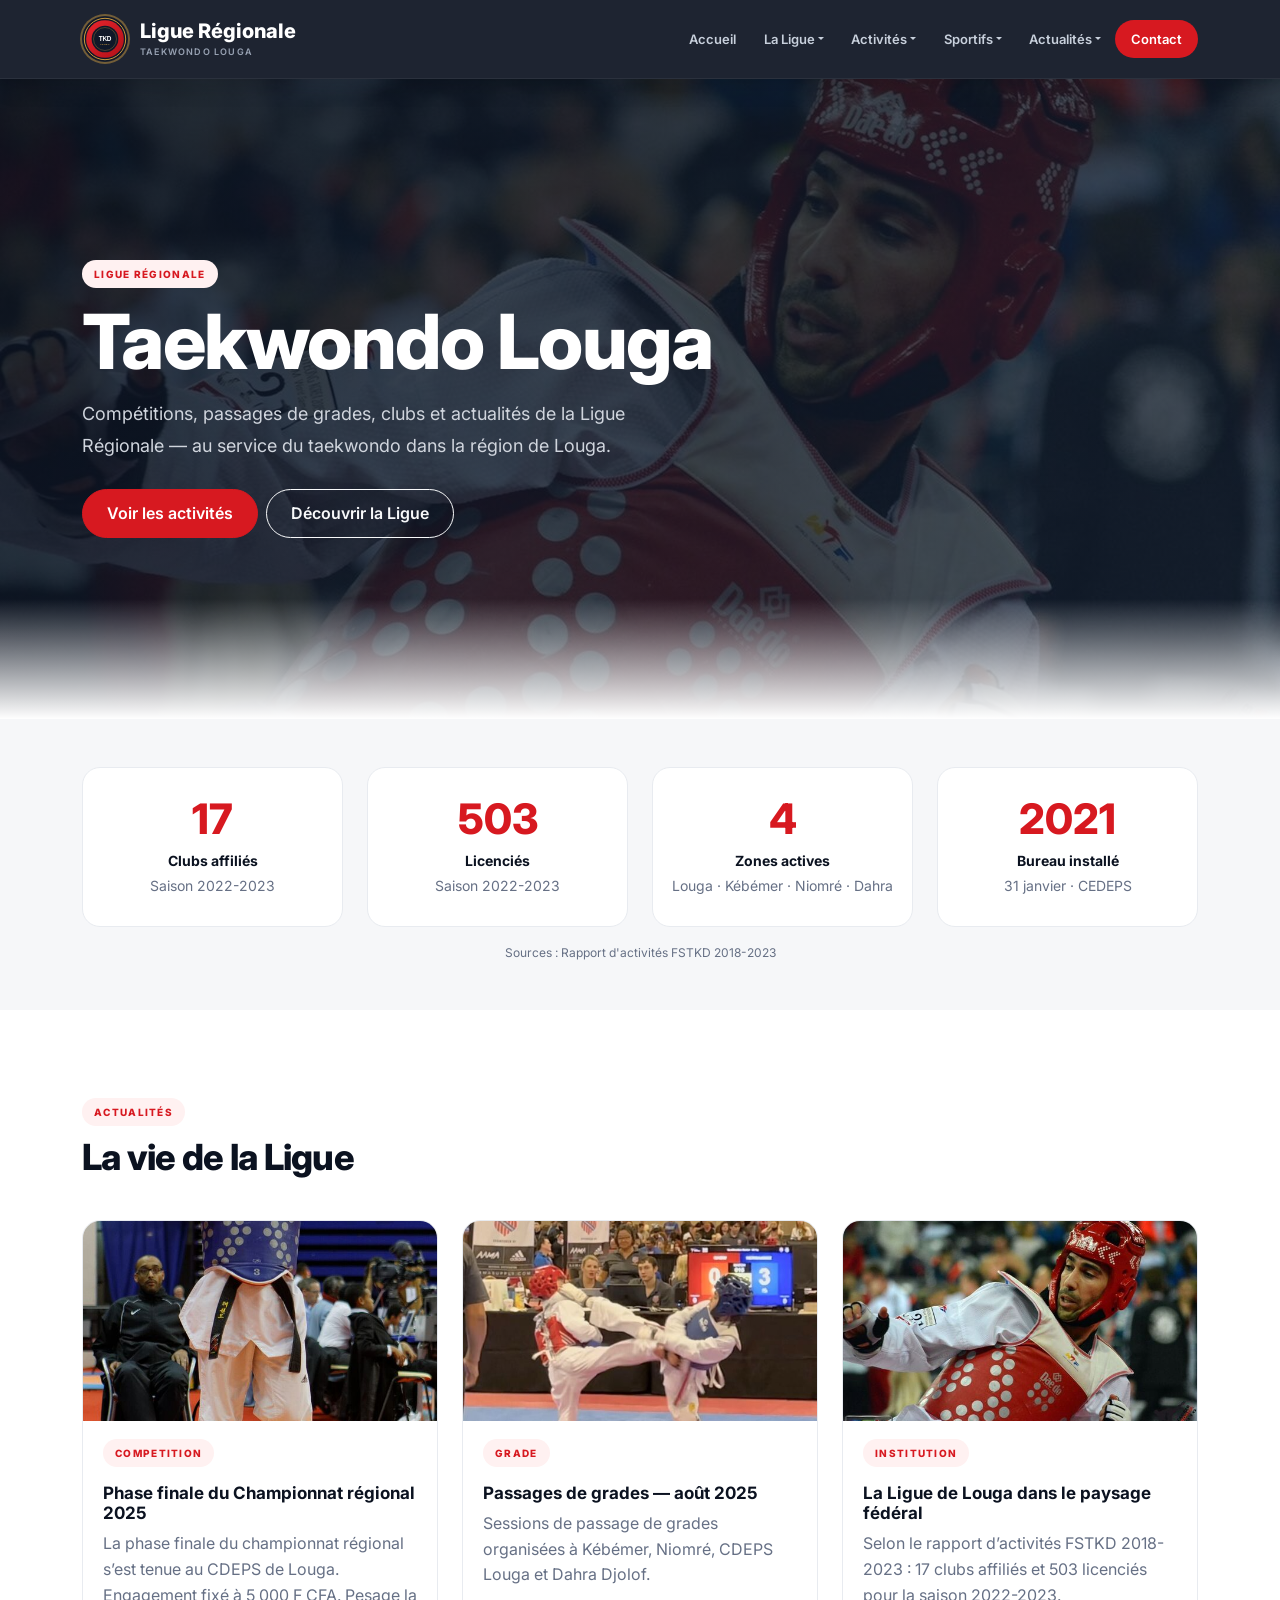
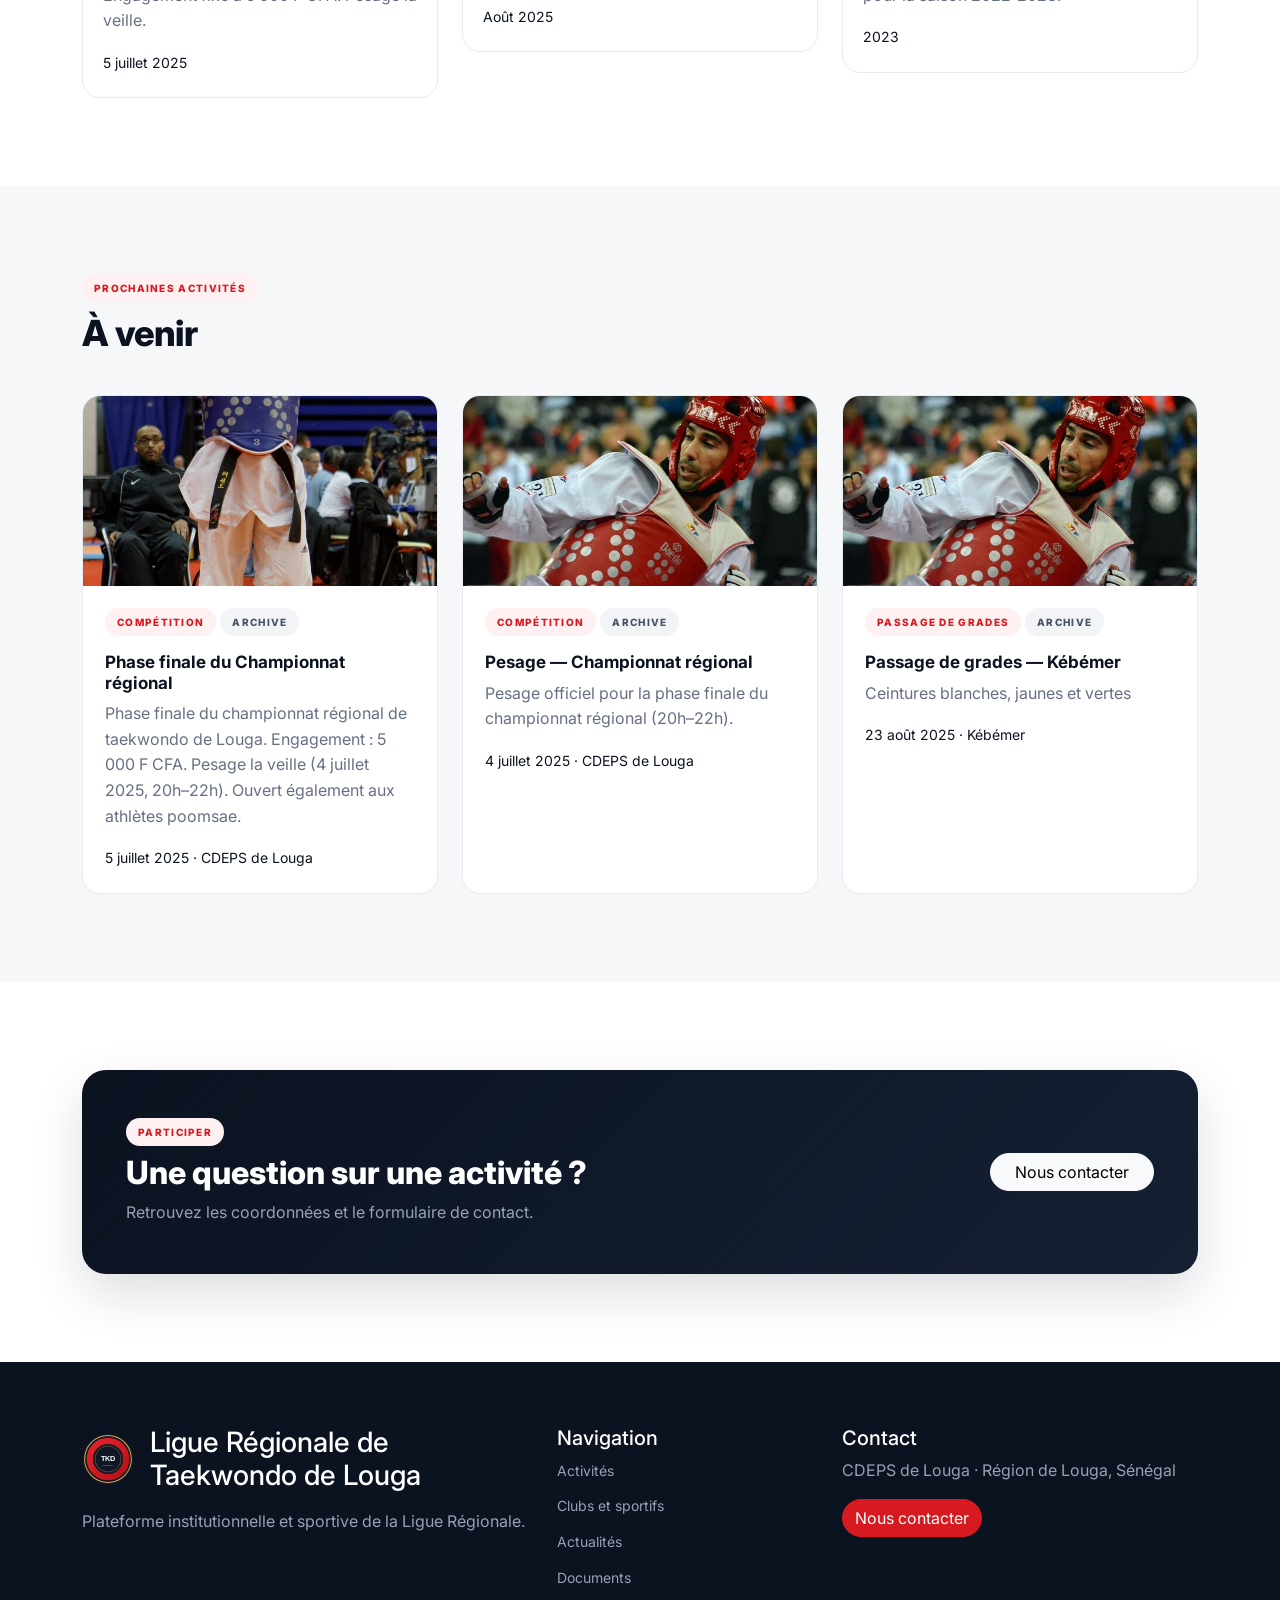
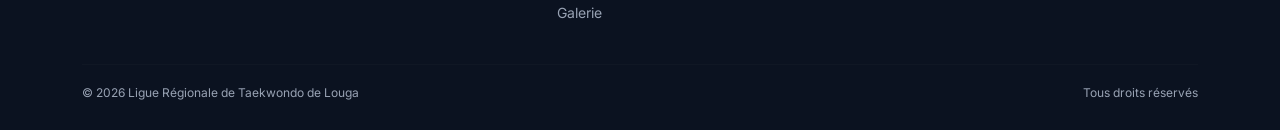
<file: index.html>
<!doctype html>
<html lang="fr"><head><meta charset="utf-8"><meta name="viewport" content="width=device-width,initial-scale=1">
<title>Ligue Régionale de Taekwondo de Louga</title><meta name="description" content="Site de la Ligue Régionale de Taekwondo de Louga : activités, clubs, athlètes, actualités et contact."><meta name="theme-color" content="#101828"><meta property="og:type" content="website"><meta property="og:site_name" content="Ligue Régionale de Taekwondo de Louga"><meta property="og:locale" content="fr_FR"><meta property="og:title" content="Ligue Régionale de Taekwondo de Louga"><meta property="og:description" content="Site de la Ligue Régionale de Taekwondo de Louga : activités, clubs, athlètes, actualités et contact."><link rel="icon" href="assets/images/favicon.svg" type="image/svg+xml"><link rel="apple-touch-icon" href="assets/images/apple-touch-icon.png"><!-- Après mise en ligne, ajouter (avec votre vrai domaine) : <meta property="og:image" content="https://VOTRE-DOMAINE/assets/images/og-image.png"> -->
<link href="https://cdn.jsdelivr.net/npm/bootstrap@5.3.3/dist/css/bootstrap.min.css" rel="stylesheet">
<link href="https://cdn.jsdelivr.net/npm/bootstrap-icons@1.11.3/font/bootstrap-icons.css" rel="stylesheet">
<link rel="stylesheet" href="assets/css/style.css"><link rel="stylesheet" href="assets/css/responsive.css"></head>
<body>
<div id="site-nav"></div>
<section class="hero"><div class="container"><span class="badge-soft">LIGUE RÉGIONALE</span><h1>Taekwondo Louga</h1><p>Compétitions, passages de grades, clubs et actualités de la Ligue Régionale — au service du taekwondo dans la région de Louga.</p><div class="d-flex gap-2 flex-wrap"><a class="btn btn-danger rounded-pill px-4" href="pages/activites.html">Voir les activités</a><a class="btn btn-outline-light rounded-pill px-4" href="pages/ligue.html">Découvrir la Ligue</a></div></div></section>
<section class="section-padding bg-light py-5"><div class="container"><div class="row g-4 text-center" id="homeStats"></div><p class="text-center muted mt-3 mb-0" style="font-size:12px">Sources : Rapport d'activités FSTKD 2018-2023</p></div></section>
<section class="section-padding"><div class="container"><div class="section-title"><span class="badge-soft">ACTUALITÉS</span><h2>La vie de la Ligue</h2></div><div class="row g-4" id="homeNews"></div></div></section>
<section class="section-padding bg-light"><div class="container"><div class="section-title"><span class="badge-soft">PROCHAINES ACTIVITÉS</span><h2>À venir</h2></div><div class="row g-4" id="homeEvents"></div></div></section>
<section class="section-padding"><div class="container"><div class="cta"><div><span class="badge-soft">PARTICIPER</span><h2>Une question sur une activité ?</h2><p>Retrouvez les coordonnées et le formulaire de contact.</p></div><a href="pages/contact.html" class="btn btn-light rounded-pill px-4">Nous contacter</a></div></div></section>
<div id="site-footer"></div><button id="backToTop" class="back-to-top" type="button" aria-label="Retour en haut"><i class="bi bi-arrow-up"></i></button>
<script src="https://cdn.jsdelivr.net/npm/bootstrap@5.3.3/dist/js/bootstrap.bundle.min.js"></script><script src="js/data.js"></script><script src="js/app.js"></script><script src="js/louga-events.js"></script><script src="js/home.js"></script></body></html>
</file>
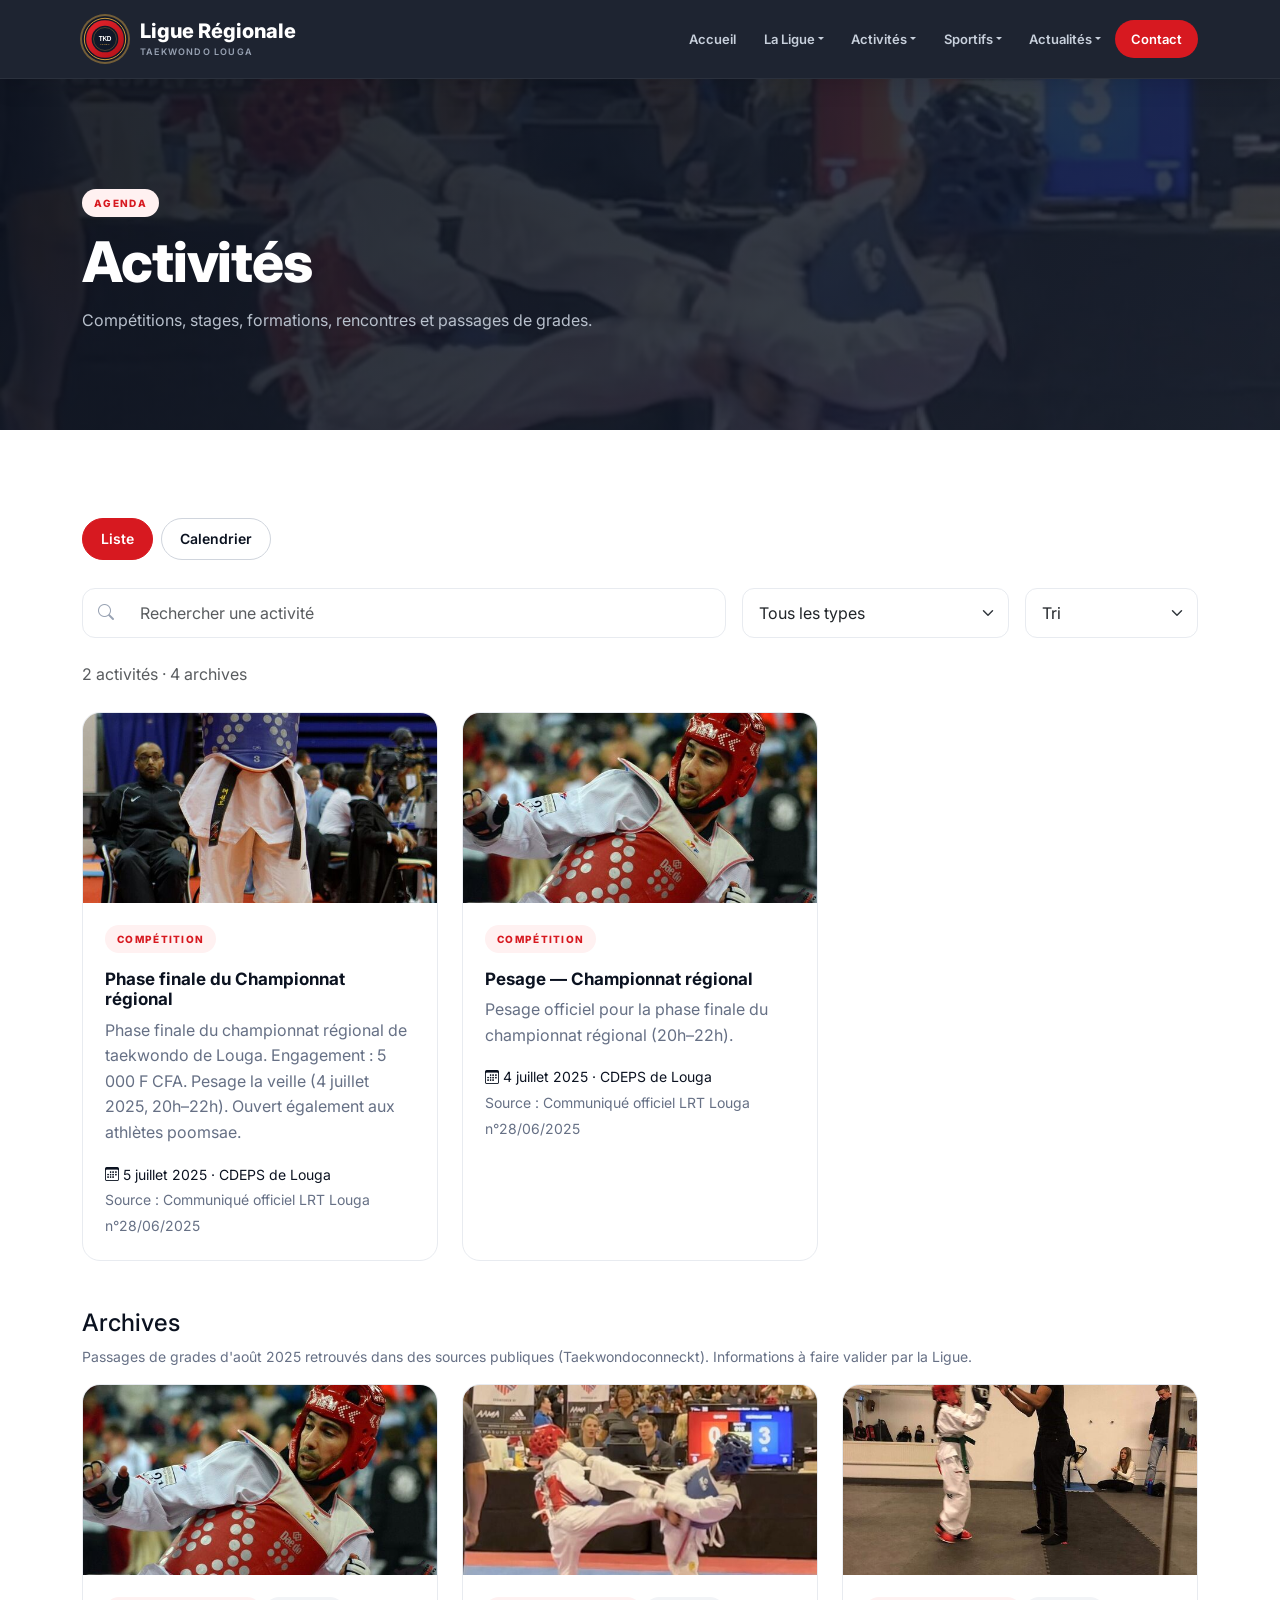
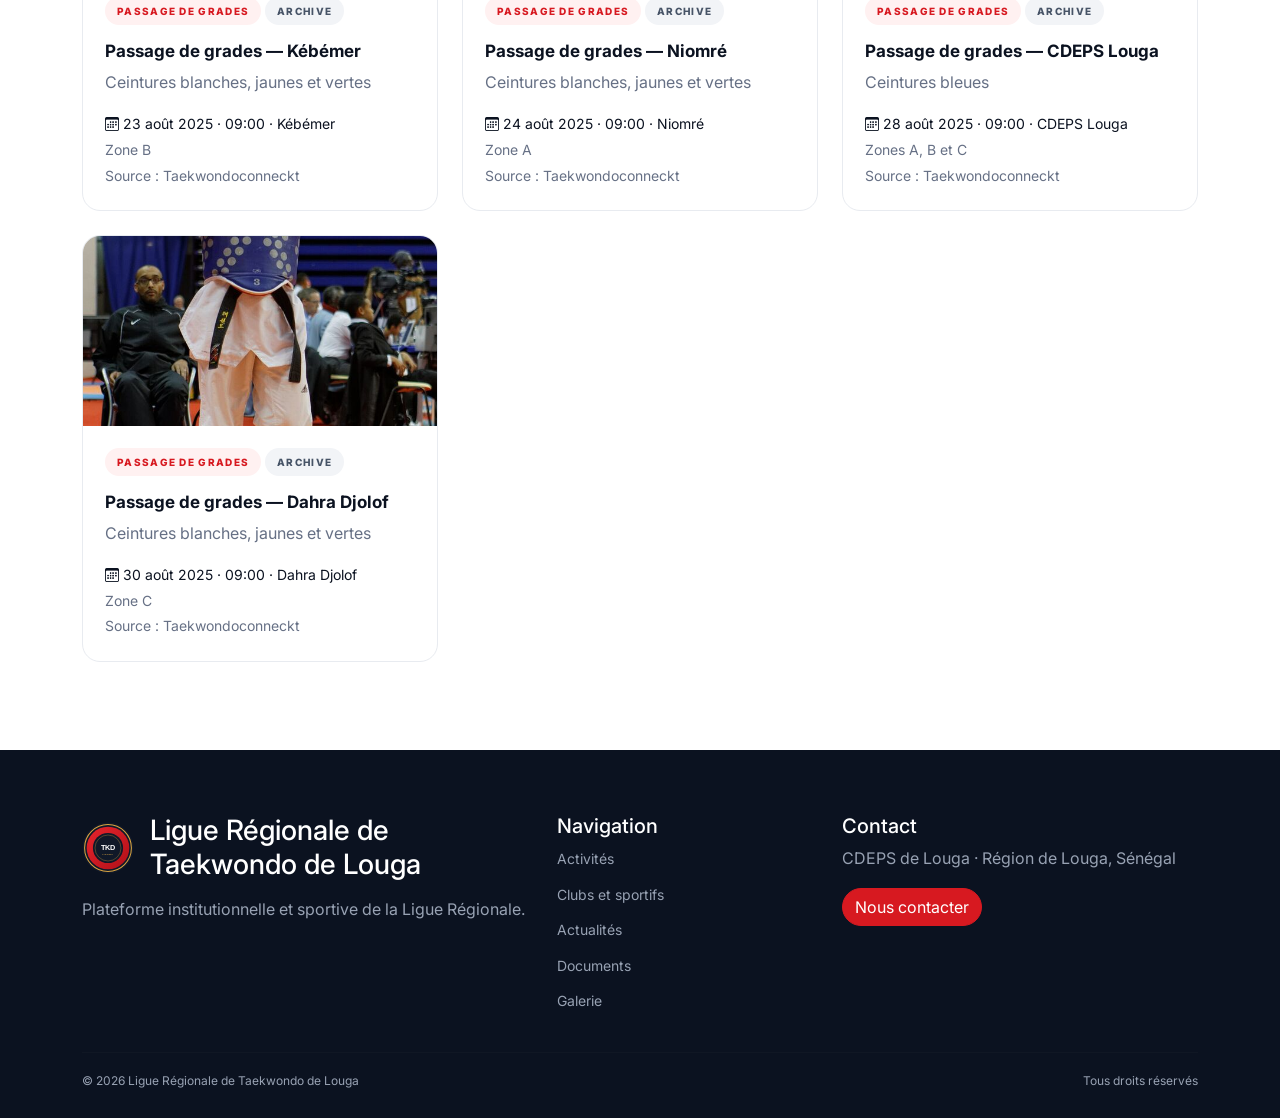
<file: pages/activites.html>
<!doctype html><html lang="fr"><head><meta charset="utf-8"><meta name="viewport" content="width=device-width,initial-scale=1"><title>Activités | Taekwondo Louga</title><meta name="description" content="Compétitions, stages, formations, rencontres, passages de grades et calendrier de la Ligue de Taekwondo de Louga."><meta name="theme-color" content="#101828"><meta property="og:type" content="website"><meta property="og:site_name" content="Ligue Régionale de Taekwondo de Louga"><meta property="og:locale" content="fr_FR"><meta property="og:title" content="Activités | Taekwondo Louga"><meta property="og:description" content="Compétitions, stages, formations, rencontres, passages de grades et calendrier de la Ligue de Taekwondo de Louga."><link rel="icon" href="../assets/images/favicon.svg" type="image/svg+xml"><link rel="apple-touch-icon" href="../assets/images/apple-touch-icon.png"><link href="https://cdn.jsdelivr.net/npm/bootstrap@5.3.3/dist/css/bootstrap.min.css" rel="stylesheet"><link href="https://cdn.jsdelivr.net/npm/bootstrap-icons@1.11.3/font/bootstrap-icons.css" rel="stylesheet"><link rel="stylesheet" href="../assets/css/style.css"><link rel="stylesheet" href="../assets/css/responsive.css"></head><body><div id="site-nav"></div><section class="page-hero"><div class="container"><span class="badge-soft">AGENDA</span><h1>Activités</h1><p>Compétitions, stages, formations, rencontres et passages de grades.</p></div></section><section class="section-padding"><div class="container" data-tabs><div class="tabs-bar" role="tablist"><button type="button" class="tab-btn" role="tab" data-tab="liste">Liste</button><button type="button" class="tab-btn" role="tab" data-tab="calendrier">Calendrier</button></div><div id="p-liste" class="tab-panel" role="tabpanel"><div class="row g-3 mb-4"><div class="col-lg-7"><div class="search-box"><i class="bi bi-search"></i><input id="searchEvents" class="form-control" placeholder="Rechercher une activité" aria-label="Rechercher une activité"></div></div><div class="col-lg-3"><select id="filterType" class="form-select" aria-label="Type d'activité"><option value="tous">Tous les types</option><option value="competition">Compétitions</option><option value="rencontre">Rencontres</option><option value="stage">Stages</option><option value="formation">Formations</option><option value="grade">Grades</option></select></div><div class="col-lg-2"><select id="sortEvents" class="form-select" aria-label="Tri"><option value="default">Tri</option><option value="name">Nom</option><option value="type">Type</option></select></div></div><div class="mb-4 text-muted" id="eventsCounter"></div><div class="row g-4" id="liste-evenements"></div><div id="archivesBlock" class="mt-5 d-none"><h2 class="h4">Archives</h2><p class="muted small">Passages de grades d'août 2025 retrouvés dans des sources publiques (Taekwondoconneckt). Informations à faire valider par la Ligue.</p><div class="row g-4" id="liste-archives"></div></div><div class="empty-state d-none" id="emptyEvents">Aucune activité.</div></div><div id="p-calendrier" class="tab-panel" role="tabpanel"><div class="calendar-controls"><button id="prevMonth" type="button" class="btn btn-outline-dark" aria-label="Mois précédent">←</button><h2 id="calendarTitle" class="h4 mb-0"></h2><div><button id="todayMonth" type="button" class="btn btn-outline-danger">Aujourd'hui</button> <button id="nextMonth" type="button" class="btn btn-outline-dark" aria-label="Mois suivant">→</button></div></div><div class="calendar-grid" id="calendarGrid"></div></div></div></section><div id="site-footer"></div><script src="https://cdn.jsdelivr.net/npm/bootstrap@5.3.3/dist/js/bootstrap.bundle.min.js"></script><script src="../js/data.js"></script><script src="../js/app.js"></script><script src="../js/louga-events.js"></script><script src="../js/events.js"></script><script src="../js/calendar.js"></script></body></html>
</file>
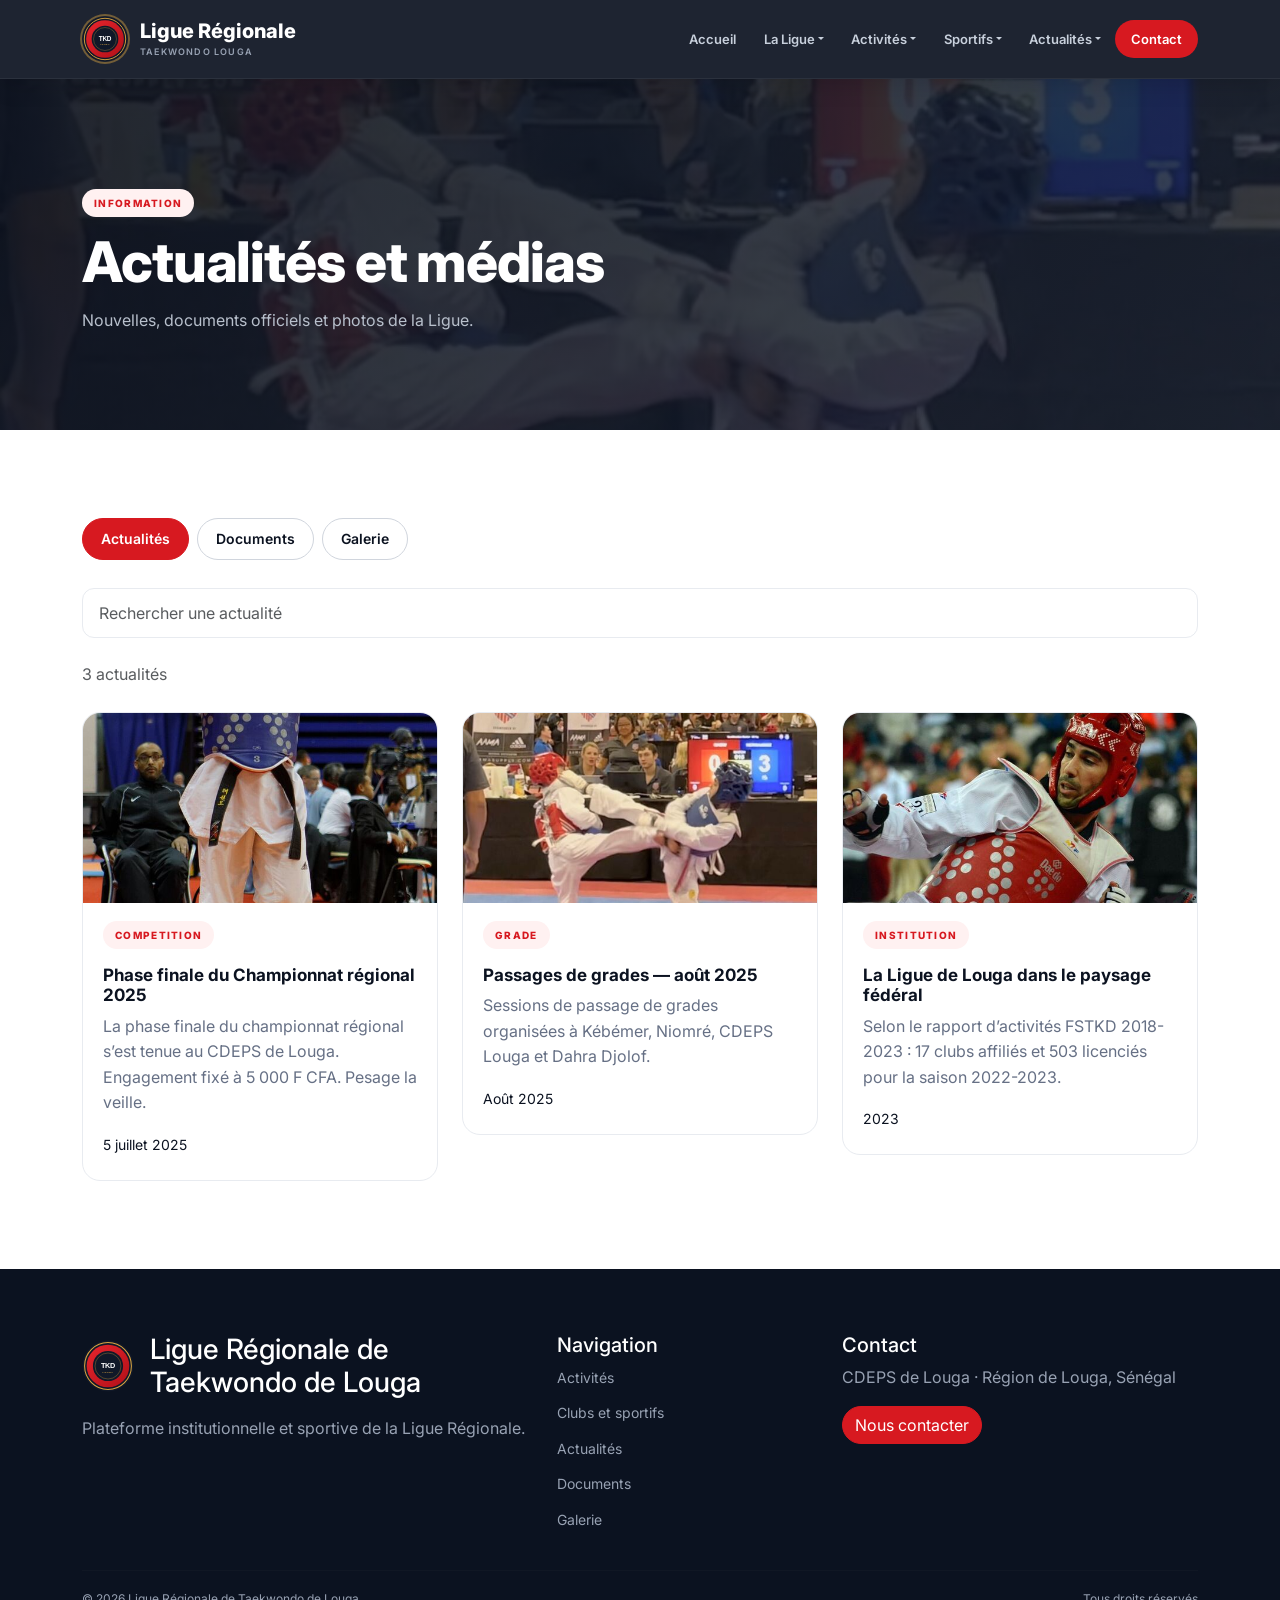
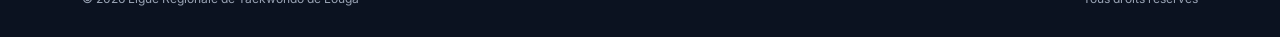
<file: pages/actualites.html>
<!doctype html><html lang="fr"><head><meta charset="utf-8"><meta name="viewport" content="width=device-width,initial-scale=1"><title>Actualités et médias | Taekwondo Louga</title><meta name="description" content="Actualités, documents officiels et photos de la Ligue Régionale de Taekwondo de Louga."><meta name="theme-color" content="#101828"><meta property="og:type" content="website"><meta property="og:site_name" content="Ligue Régionale de Taekwondo de Louga"><meta property="og:locale" content="fr_FR"><meta property="og:title" content="Actualités et médias | Taekwondo Louga"><meta property="og:description" content="Actualités, documents officiels et photos de la Ligue Régionale de Taekwondo de Louga."><link rel="icon" href="../assets/images/favicon.svg" type="image/svg+xml"><link rel="apple-touch-icon" href="../assets/images/apple-touch-icon.png"><link href="https://cdn.jsdelivr.net/npm/bootstrap@5.3.3/dist/css/bootstrap.min.css" rel="stylesheet"><link href="https://cdn.jsdelivr.net/npm/bootstrap-icons@1.11.3/font/bootstrap-icons.css" rel="stylesheet"><link rel="stylesheet" href="../assets/css/style.css"><link rel="stylesheet" href="../assets/css/responsive.css"></head><body><div id="site-nav"></div><section class="page-hero"><div class="container"><span class="badge-soft">INFORMATION</span><h1>Actualités et médias</h1><p>Nouvelles, documents officiels et photos de la Ligue.</p></div></section><section class="section-padding"><div class="container" data-tabs><div class="tabs-bar" role="tablist"><button type="button" class="tab-btn" role="tab" data-tab="actualites">Actualités</button><button type="button" class="tab-btn" role="tab" data-tab="documents">Documents</button><button type="button" class="tab-btn" role="tab" data-tab="galerie">Galerie</button></div><div id="p-actualites" class="tab-panel" role="tabpanel"><input id="searchNews" class="form-control mb-4" placeholder="Rechercher une actualité" aria-label="Rechercher une actualité"><div id="newsCounter" class="text-muted mb-4"></div><div class="row g-4" id="newsContainer"></div></div><div id="p-documents" class="tab-panel" role="tabpanel"><div class="row g-3 mb-4"><div class="col-md-8"><input id="searchDocuments" class="form-control" placeholder="Rechercher" aria-label="Rechercher un document"></div><div class="col-md-4"><select id="filterDocumentType" class="form-select" aria-label="Type de document"><option value="tous">Tous les types</option><option value="communique">Communiqués</option><option value="reglement">Règlements</option><option value="convocation">Convocations</option></select></div></div><div id="documentsCounter" class="text-muted mb-4"></div><div class="row g-4" id="documentsContainer"></div></div><div id="p-galerie" class="tab-panel" role="tabpanel"><div class="row g-3 mb-4"><div class="col-md-7"><input id="searchGallery" class="form-control" placeholder="Rechercher" aria-label="Rechercher une photo"></div><div class="col-md-5"><select id="filterGalleryCategory" class="form-select" aria-label="Catégorie"><option value="tous">Toutes les catégories</option><option value="competition">Compétitions</option><option value="stage">Stages</option><option value="grade">Grades</option><option value="formation">Formations</option><option value="club">Clubs</option><option value="demonstration">Démonstrations</option><option value="gala">Galas</option></select></div></div><div id="galleryCounter" class="text-muted mb-4"></div><div class="row g-4" id="galleryContainer"></div><div id="emptyGallery" class="empty-state d-none">Aucune photo trouvée.</div></div></div></section><div class="modal fade" id="galleryModal" tabindex="-1"><div class="modal-dialog modal-xl modal-dialog-centered"><div class="modal-content gallery-modal"><div class="modal-header"><h5 id="modalGalleryTitle" class="modal-title"></h5><button type="button" class="btn-close btn-close-white" data-bs-dismiss="modal" aria-label="Fermer"></button></div><div class="modal-body"><img id="modalGalleryImage" class="gallery-modal-image" alt=""><p id="modalGalleryCredit" class="small mt-3 mb-0"></p></div></div></div></div><div id="site-footer"></div><script src="https://cdn.jsdelivr.net/npm/bootstrap@5.3.3/dist/js/bootstrap.bundle.min.js"></script><script src="../js/data.js"></script><script src="../js/media-taekwondo.js"></script><script src="../js/galerie-integration.js"></script><script src="../js/app.js"></script><script src="../js/news.js"></script><script src="../js/documents.js"></script><script src="../js/gallery.js"></script></body></html>
</file>
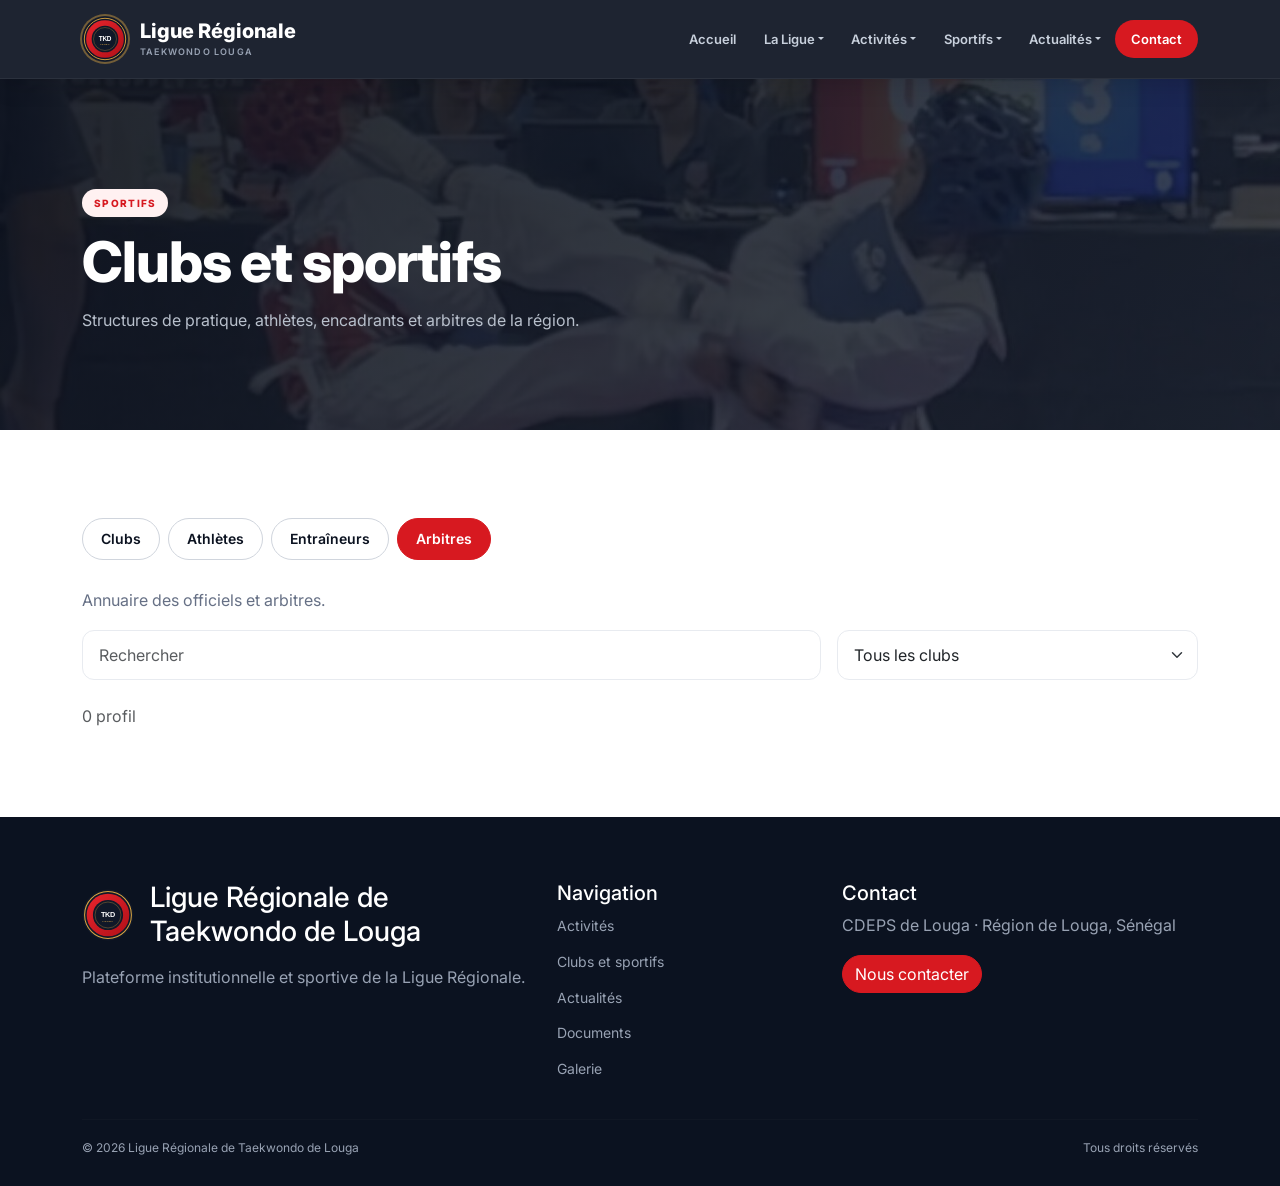
<file: pages/arbitres.html>
<!doctype html><html lang="fr"><head><meta charset="utf-8"><title>Redirection</title><meta name="robots" content="noindex"><meta http-equiv="refresh" content="0;url=sportifs.html#arbitres"><link rel="canonical" href="sportifs.html#arbitres"><script>location.replace("sportifs.html#arbitres")</script></head><body><p>Cette page a déménagé : <a href="sportifs.html#arbitres">cliquez ici</a>.</p></body></html>
</file>
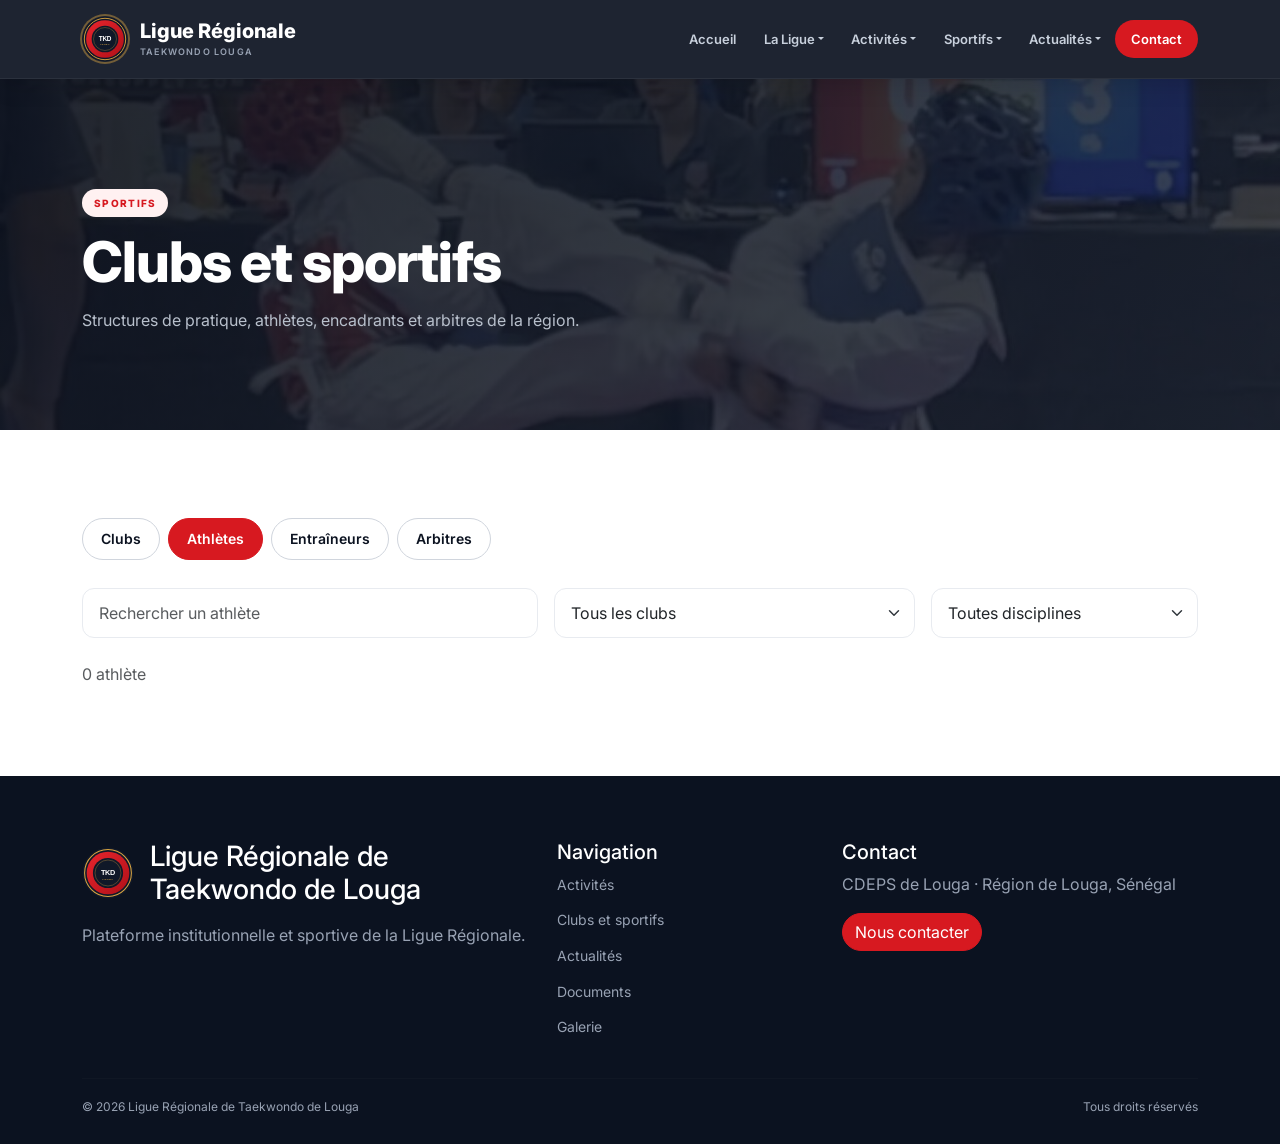
<file: pages/athletes.html>
<!doctype html><html lang="fr"><head><meta charset="utf-8"><title>Redirection</title><meta name="robots" content="noindex"><meta http-equiv="refresh" content="0;url=sportifs.html#athletes"><link rel="canonical" href="sportifs.html#athletes"><script>location.replace("sportifs.html#athletes")</script></head><body><p>Cette page a déménagé : <a href="sportifs.html#athletes">cliquez ici</a>.</p></body></html>
</file>
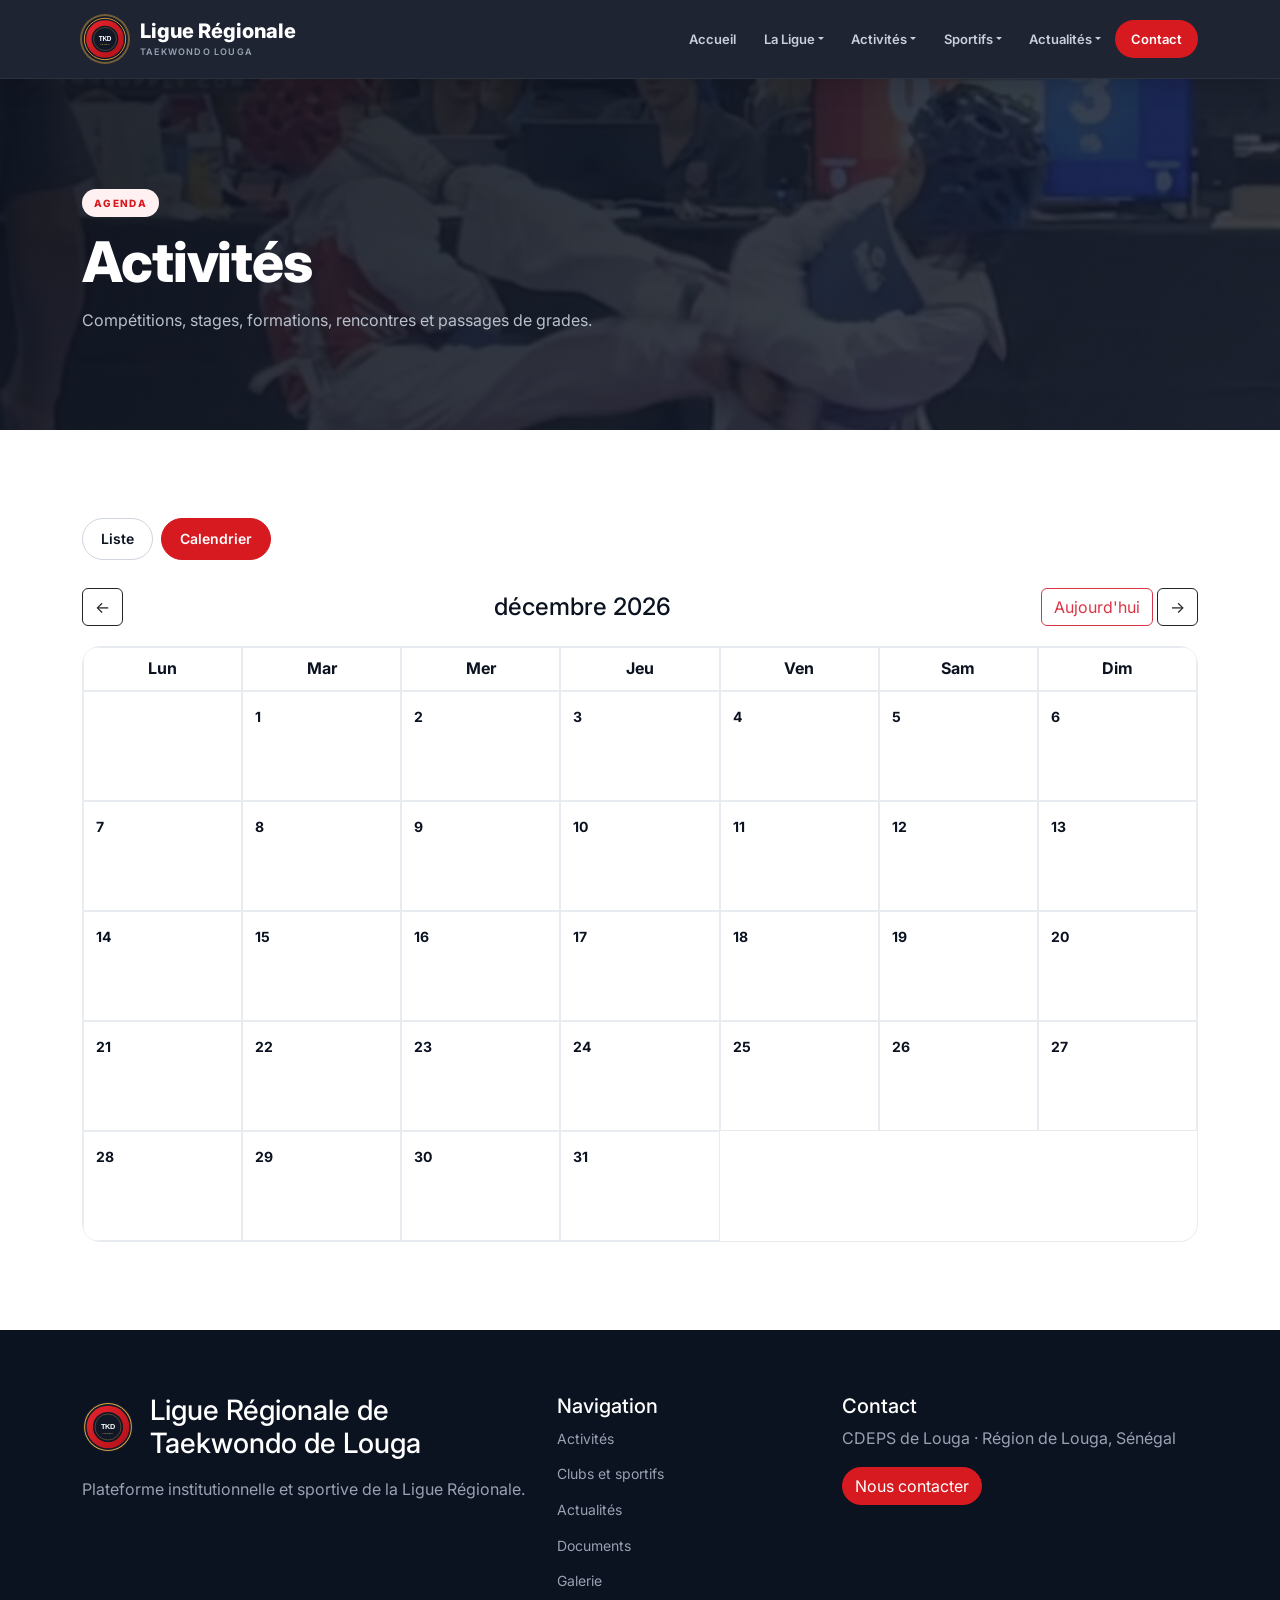
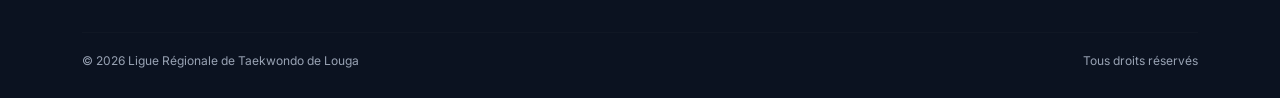
<file: pages/calendrier.html>
<!doctype html><html lang="fr"><head><meta charset="utf-8"><title>Redirection</title><meta name="robots" content="noindex"><meta http-equiv="refresh" content="0;url=activites.html#calendrier"><link rel="canonical" href="activites.html#calendrier"><script>location.replace("activites.html#calendrier")</script></head><body><p>Cette page a déménagé : <a href="activites.html#calendrier">cliquez ici</a>.</p></body></html>
</file>
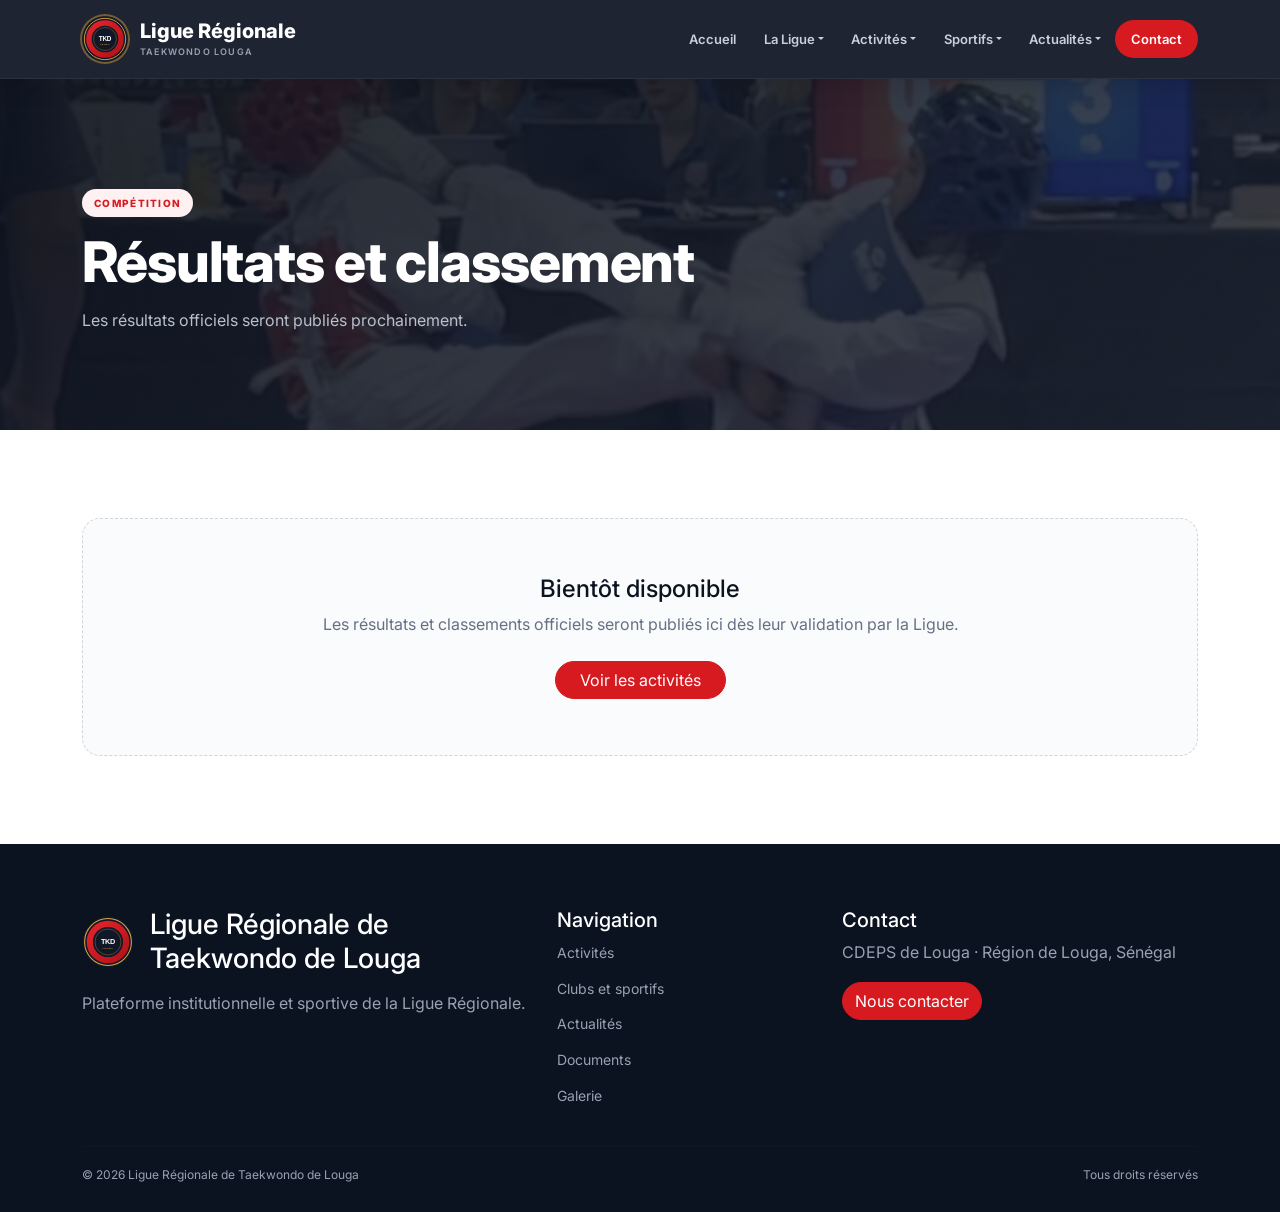
<file: pages/classement.html>
<!doctype html><html lang="fr"><head><meta charset="utf-8"><title>Redirection</title><meta name="robots" content="noindex"><meta http-equiv="refresh" content="0;url=resultats.html#classement"><link rel="canonical" href="resultats.html#classement"><script>location.replace("resultats.html#classement")</script></head><body><p>Cette page a déménagé : <a href="resultats.html#classement">cliquez ici</a>.</p></body></html>
</file>
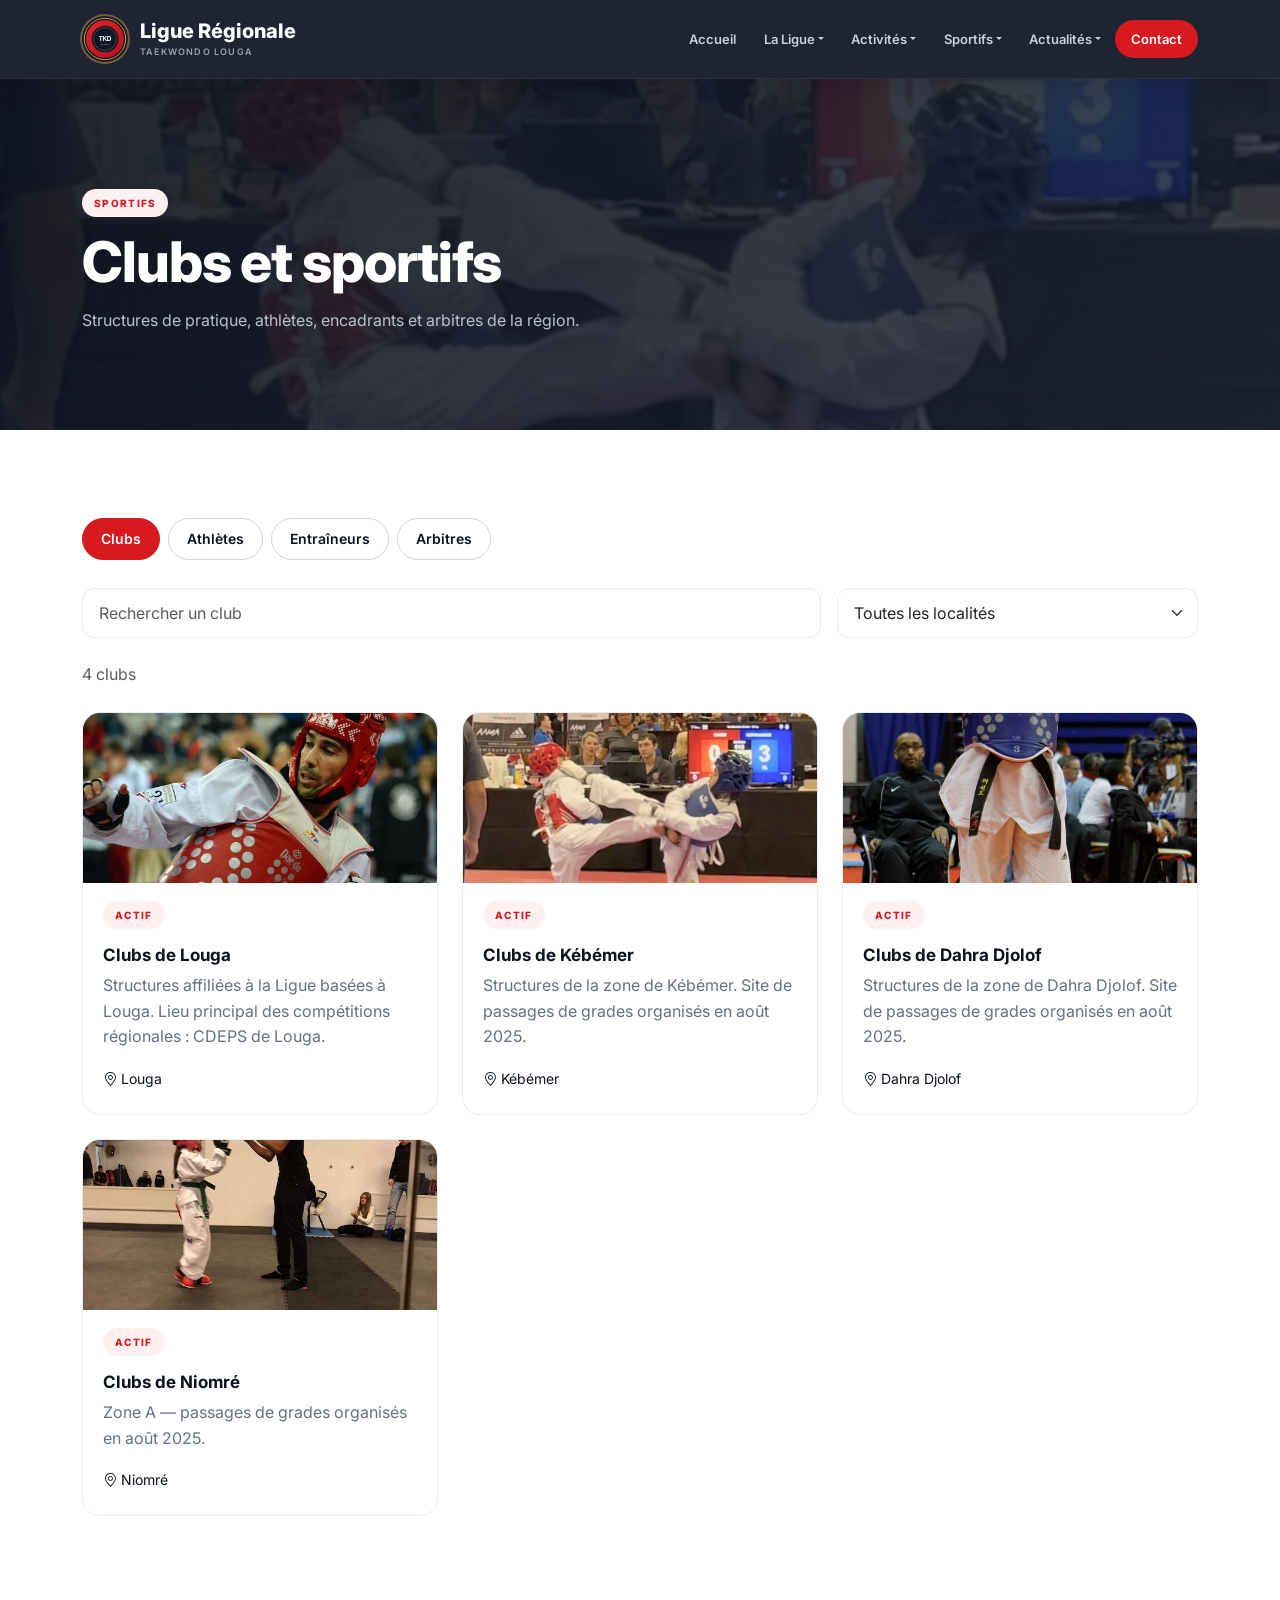
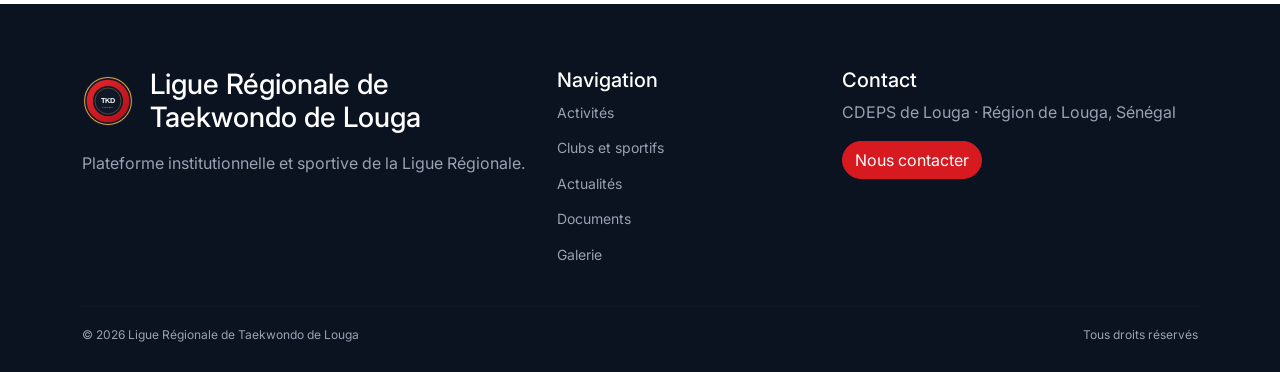
<file: pages/clubs.html>
<!doctype html><html lang="fr"><head><meta charset="utf-8"><title>Redirection</title><meta name="robots" content="noindex"><meta http-equiv="refresh" content="0;url=sportifs.html#clubs"><link rel="canonical" href="sportifs.html#clubs"><script>location.replace("sportifs.html#clubs")</script></head><body><p>Cette page a déménagé : <a href="sportifs.html#clubs">cliquez ici</a>.</p></body></html>
</file>
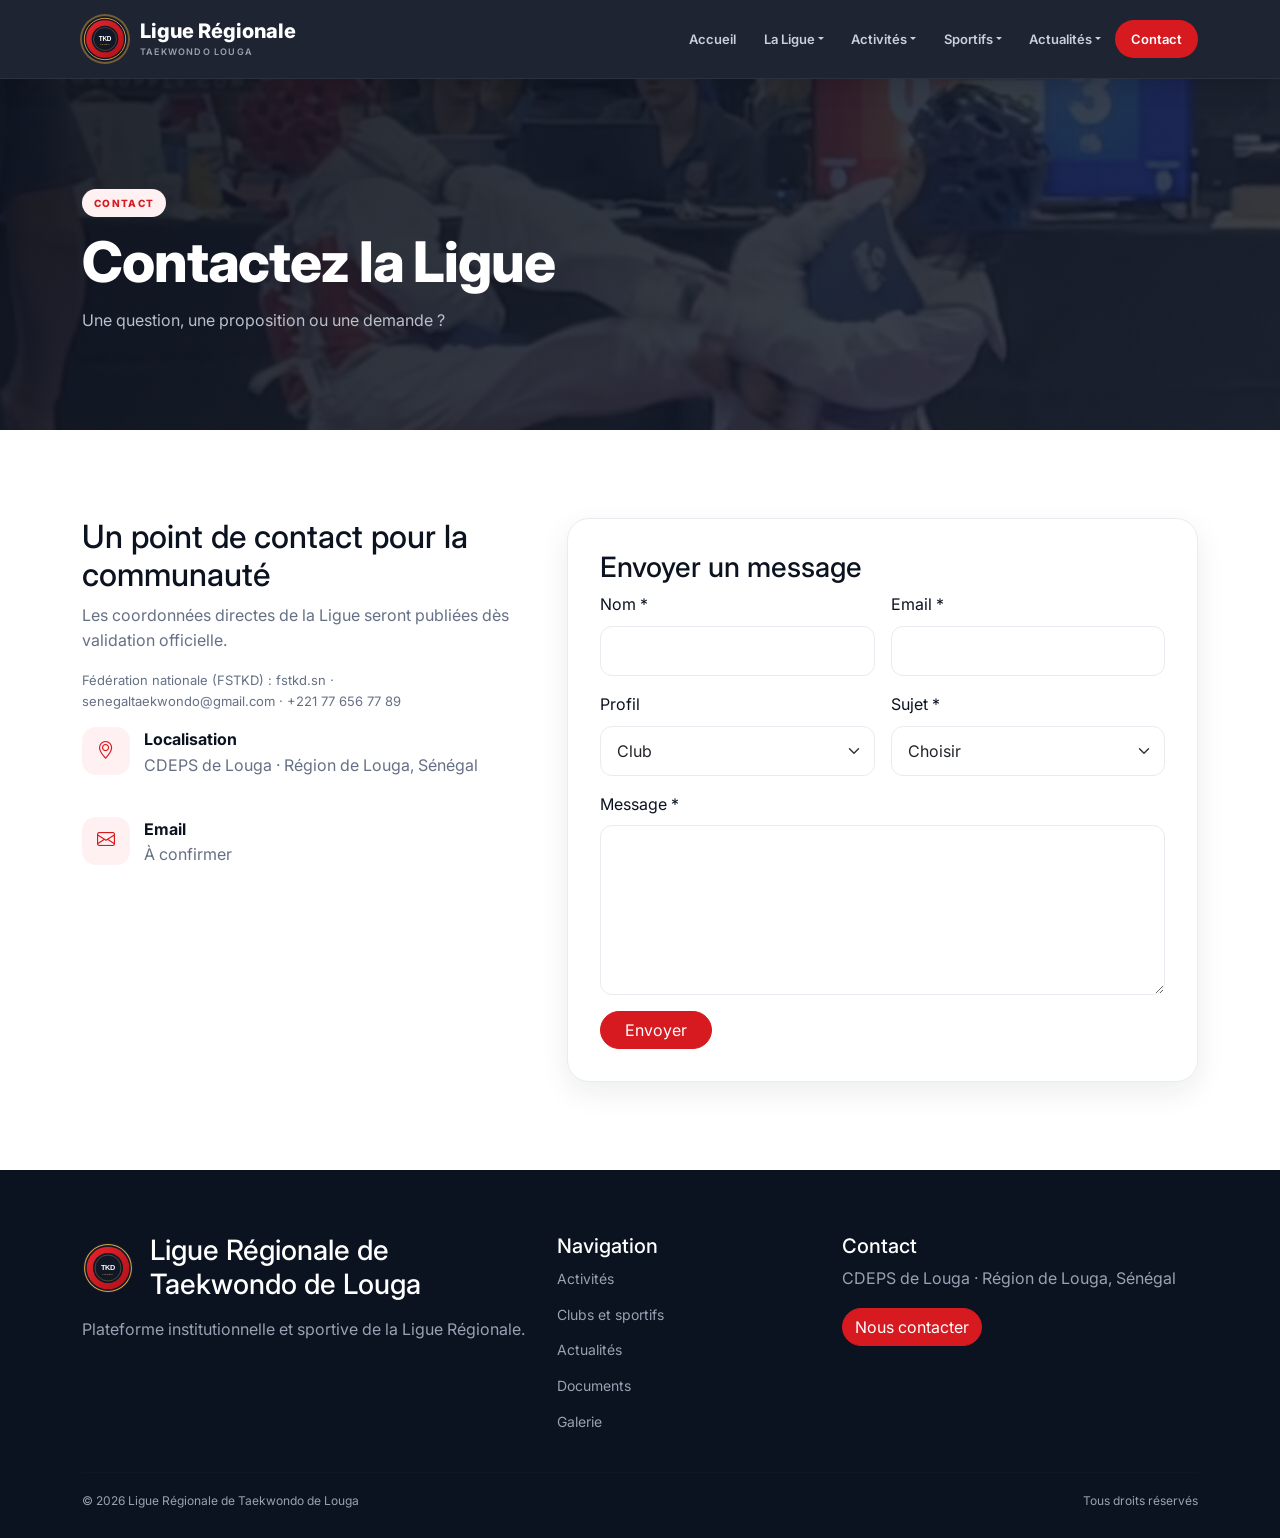
<file: pages/contact.html>
<!doctype html><html lang="fr"><head><meta charset="utf-8"><meta name="viewport" content="width=device-width,initial-scale=1"><title>Contact | Taekwondo Louga</title><meta name="description" content="Contactez la Ligue Régionale de Taekwondo de Louga."><meta name="theme-color" content="#101828"><meta property="og:type" content="website"><meta property="og:site_name" content="Ligue Régionale de Taekwondo de Louga"><meta property="og:locale" content="fr_FR"><meta property="og:title" content="Contact | Taekwondo Louga"><meta property="og:description" content="Contactez la Ligue Régionale de Taekwondo de Louga."><link rel="icon" href="../assets/images/favicon.svg" type="image/svg+xml"><link rel="apple-touch-icon" href="../assets/images/apple-touch-icon.png"><link href="https://cdn.jsdelivr.net/npm/bootstrap@5.3.3/dist/css/bootstrap.min.css" rel="stylesheet"><link rel="stylesheet" href="https://cdn.jsdelivr.net/npm/bootstrap-icons@1.11.3/font/bootstrap-icons.css"><link rel="stylesheet" href="../assets/css/style.css"><link rel="stylesheet" href="../assets/css/responsive.css"></head><body><div id="site-nav"></div><section class="page-hero"><div class="container"><span class="badge-soft">CONTACT</span><h1>Contactez la Ligue</h1><p>Une question, une proposition ou une demande ?</p></div></section><section class="section-padding"><div class="container"><div class="row g-5"><div class="col-lg-5"><h2>Un point de contact pour la communauté</h2><p class="muted">Les coordonnées directes de la Ligue seront publiées dès validation officielle.</p><p class="muted" style="font-size:13px">Fédération nationale (FSTKD) : <a href="https://www.fstkd.sn" target="_blank" rel="noopener">fstkd.sn</a> · senegaltaekwondo@gmail.com · +221 77 656 77 89</p><div class="contact-info-item"><div class="contact-icon"><i class="bi bi-geo-alt"></i></div><div><b>Localisation</b><p class="muted">CDEPS de Louga · Région de Louga, Sénégal</p></div></div><div class="contact-info-item"><div class="contact-icon"><i class="bi bi-envelope"></i></div><div><b>Email</b><p class="muted" id="contactEmail">À confirmer</p></div></div><div id="contactCanaux"></div></div><div class="col-lg-7"><div class="contact-form-card"><h3>Envoyer un message</h3><form id="contactForm" class="needs-validation" novalidate><div class="row g-3"><div class="col-md-6"><label class="form-label" for="cNom">Nom *</label><input id="cNom" name="nom" required class="form-control" autocomplete="name"></div><div class="col-md-6"><label class="form-label" for="cEmail">Email *</label><input id="cEmail" name="email" type="email" required class="form-control" autocomplete="email"></div><div class="col-md-6"><label class="form-label" for="cProfil">Profil</label><select id="cProfil" name="profil" class="form-select"><option>Club</option><option>Athlète</option><option>Entraîneur</option><option>Arbitre</option><option>Partenaire</option><option>Autre</option></select></div><div class="col-md-6"><label class="form-label" for="cSujet">Sujet *</label><select id="cSujet" name="sujet" required class="form-select"><option value="">Choisir</option><option>Information</option><option>Compétition</option><option>Formation</option><option>Grades</option><option>Partenariat</option></select></div><div class="col-12"><label class="form-label" for="cMessage">Message *</label><textarea id="cMessage" name="message" required class="form-control" rows="6"></textarea></div><div class="col-12"><button class="btn btn-danger rounded-pill px-4">Envoyer</button></div></div></form><div id="contactResult"></div></div></div></div></div></section><div id="site-footer"></div><script src="https://cdn.jsdelivr.net/npm/bootstrap@5.3.3/dist/js/bootstrap.bundle.min.js"></script><script src="../js/app.js"></script><script src="../js/contact.js"></script></body></html>
</file>
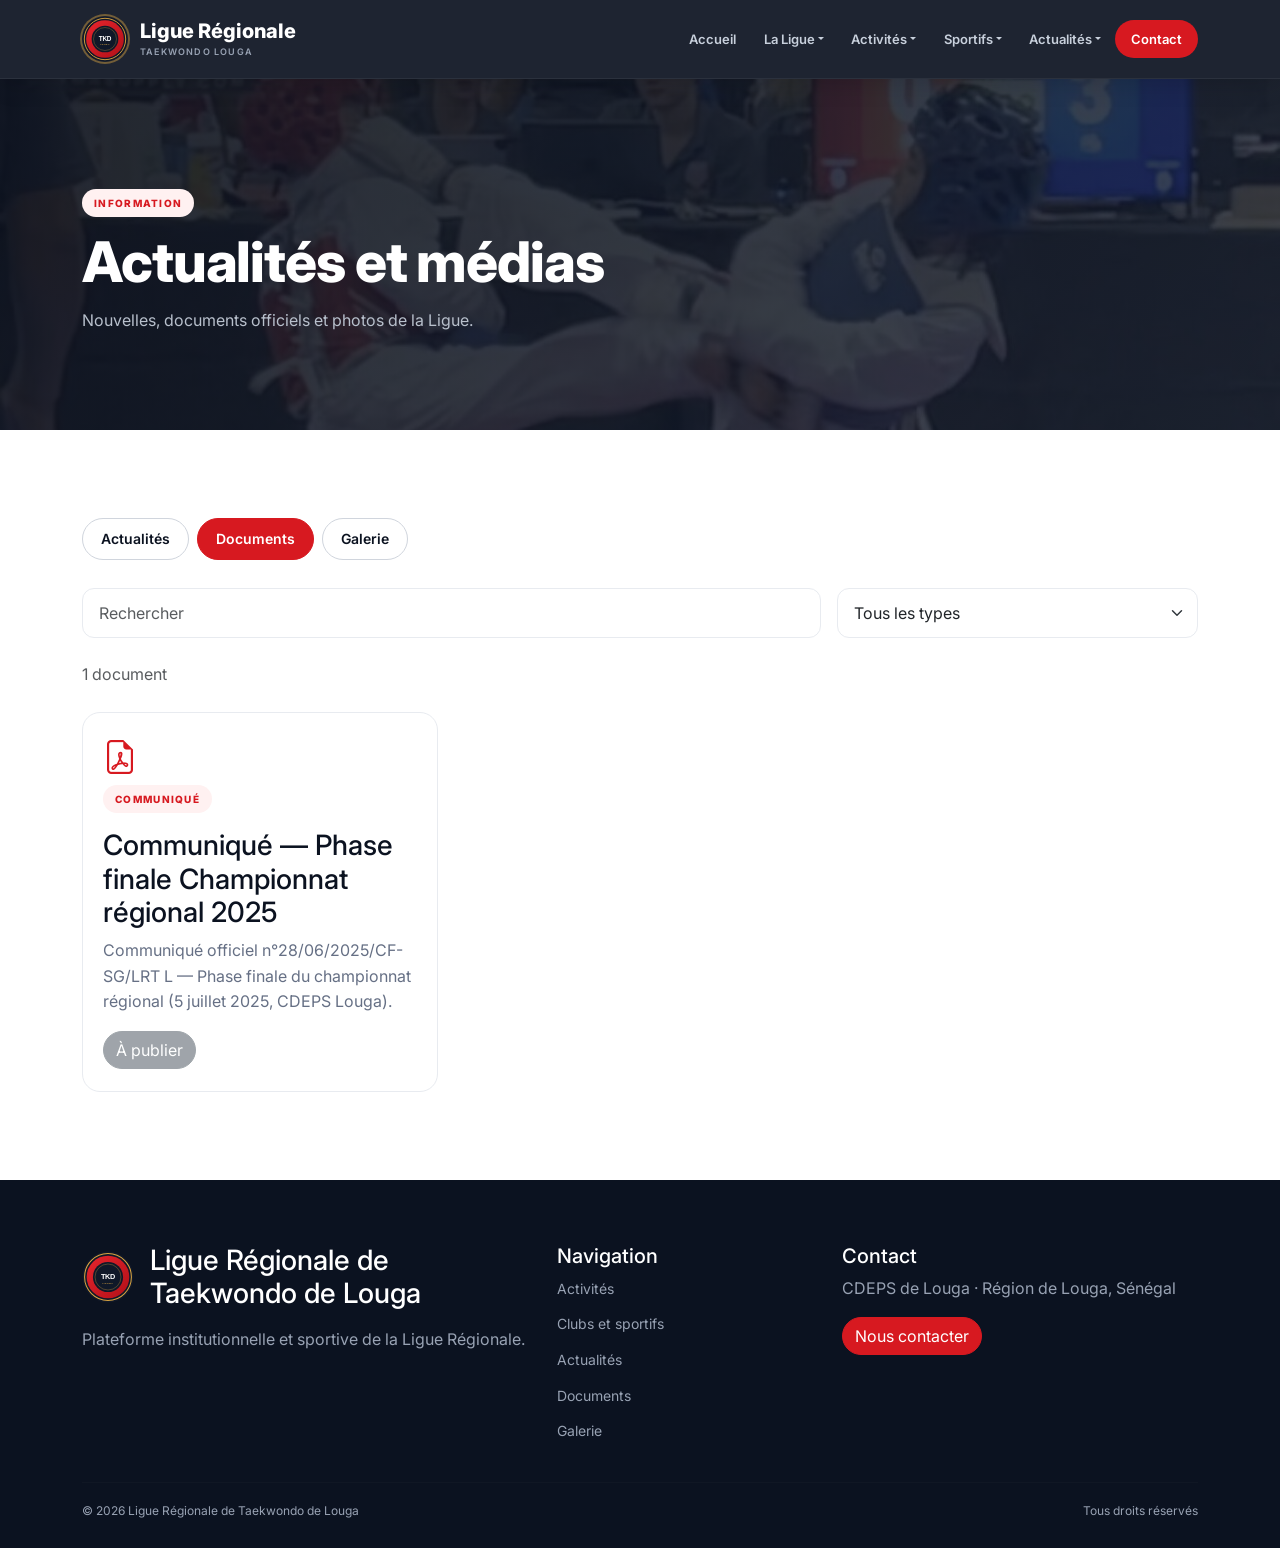
<file: pages/documents.html>
<!doctype html><html lang="fr"><head><meta charset="utf-8"><title>Redirection</title><meta name="robots" content="noindex"><meta http-equiv="refresh" content="0;url=actualites.html#documents"><link rel="canonical" href="actualites.html#documents"><script>location.replace("actualites.html#documents")</script></head><body><p>Cette page a déménagé : <a href="actualites.html#documents">cliquez ici</a>.</p></body></html>
</file>
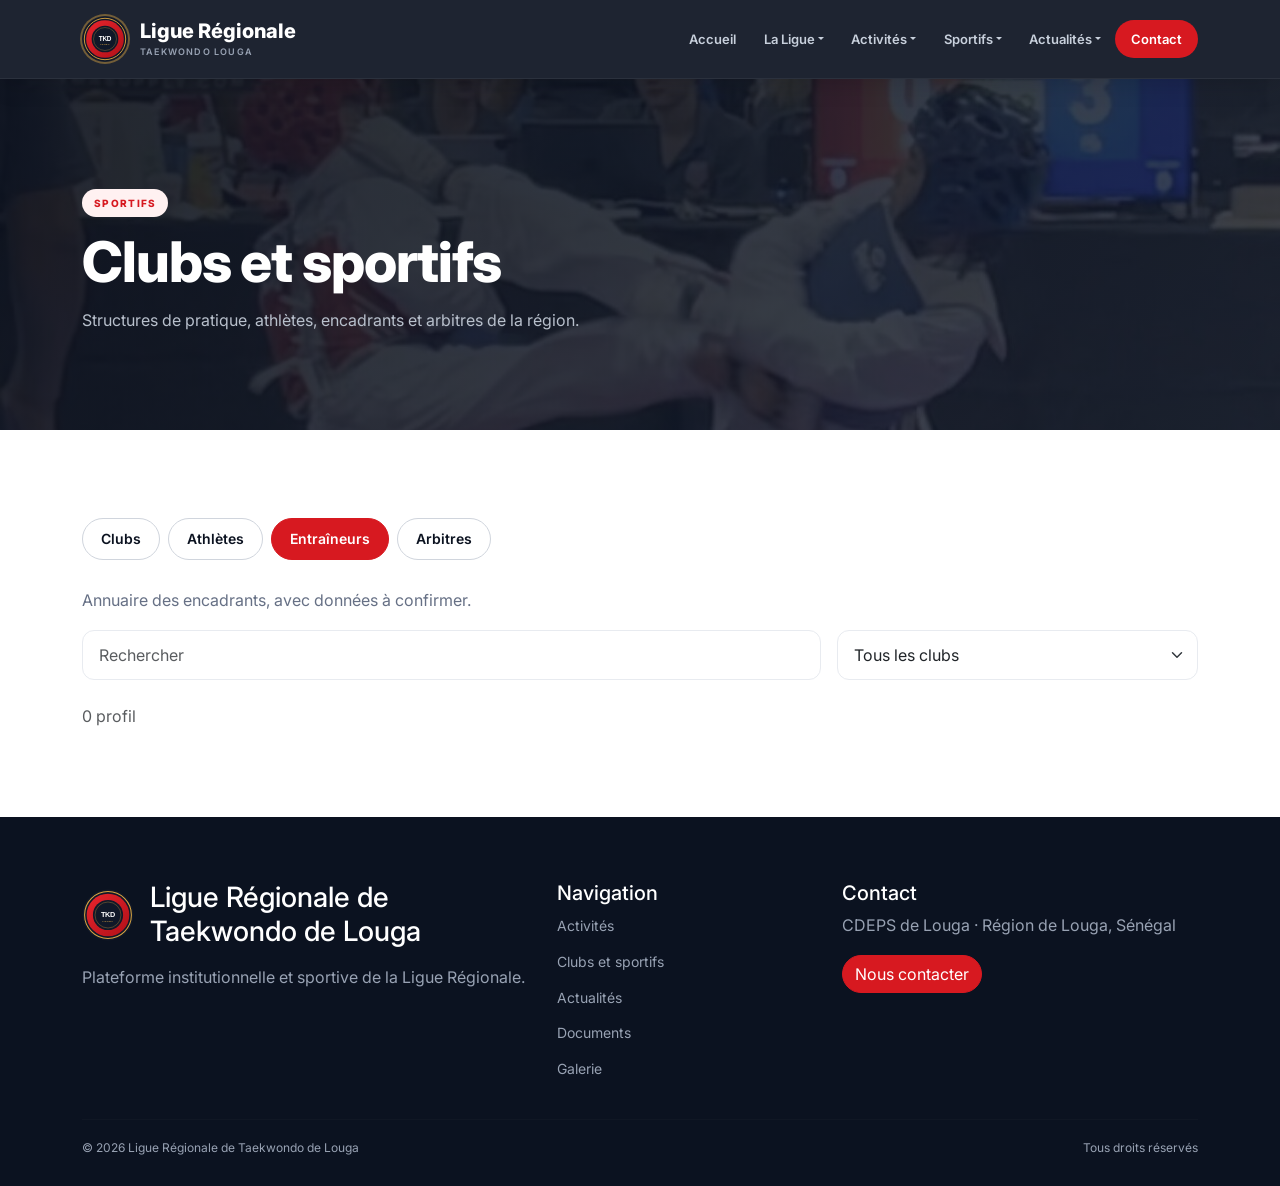
<file: pages/entraineurs.html>
<!doctype html><html lang="fr"><head><meta charset="utf-8"><title>Redirection</title><meta name="robots" content="noindex"><meta http-equiv="refresh" content="0;url=sportifs.html#entraineurs"><link rel="canonical" href="sportifs.html#entraineurs"><script>location.replace("sportifs.html#entraineurs")</script></head><body><p>Cette page a déménagé : <a href="sportifs.html#entraineurs">cliquez ici</a>.</p></body></html>
</file>
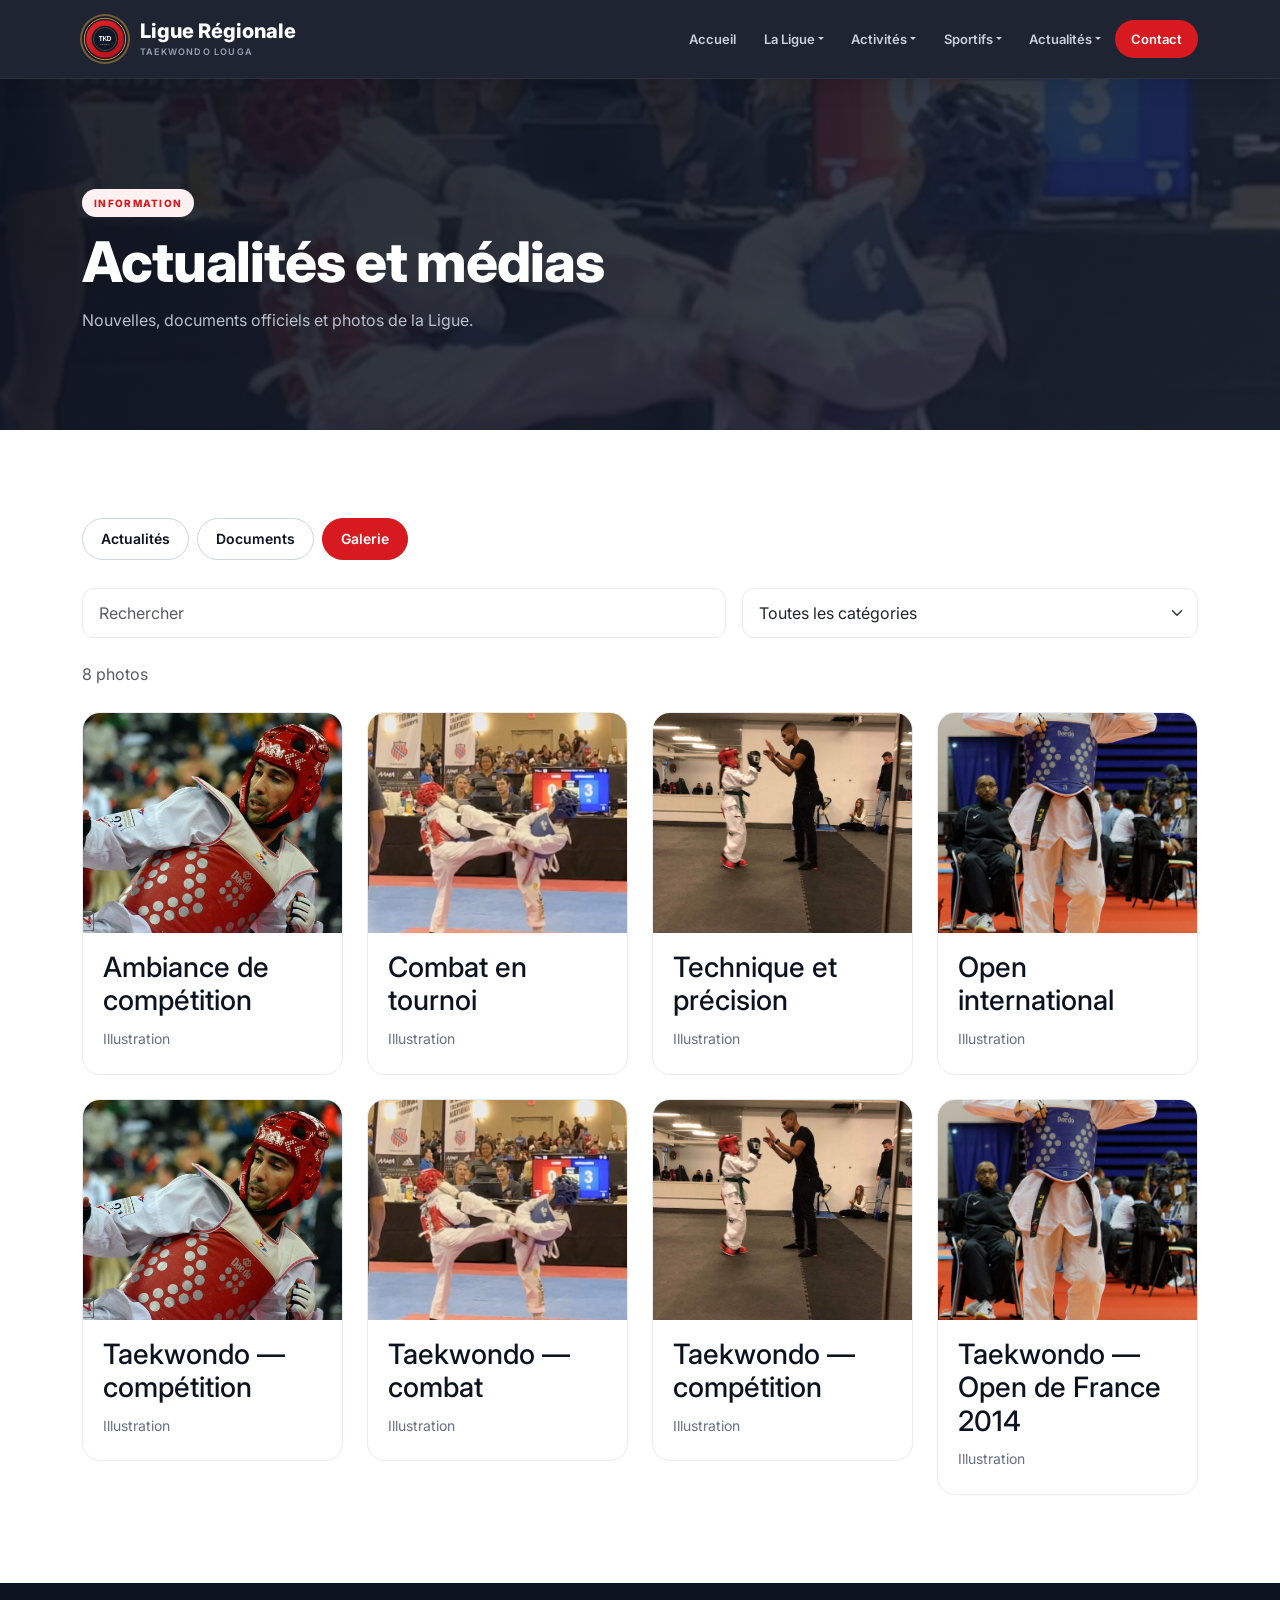
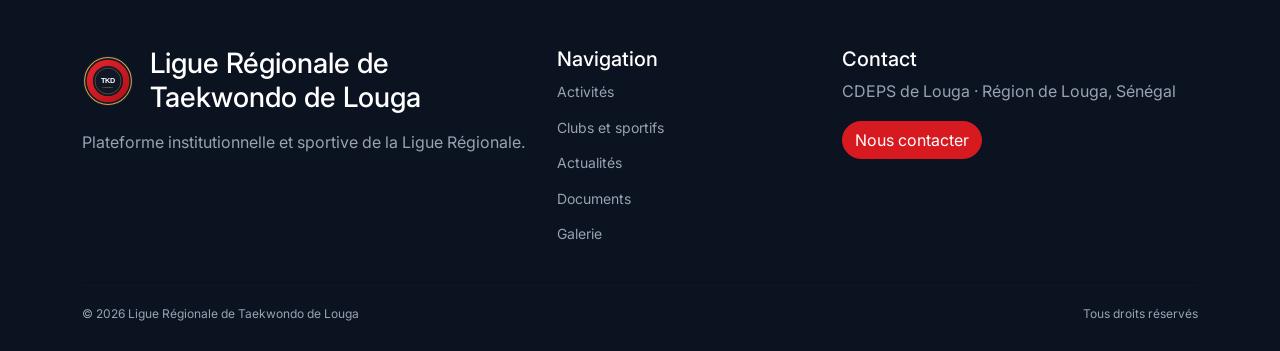
<file: pages/galerie.html>
<!doctype html><html lang="fr"><head><meta charset="utf-8"><title>Redirection</title><meta name="robots" content="noindex"><meta http-equiv="refresh" content="0;url=actualites.html#galerie"><link rel="canonical" href="actualites.html#galerie"><script>location.replace("actualites.html#galerie")</script></head><body><p>Cette page a déménagé : <a href="actualites.html#galerie">cliquez ici</a>.</p></body></html>
</file>
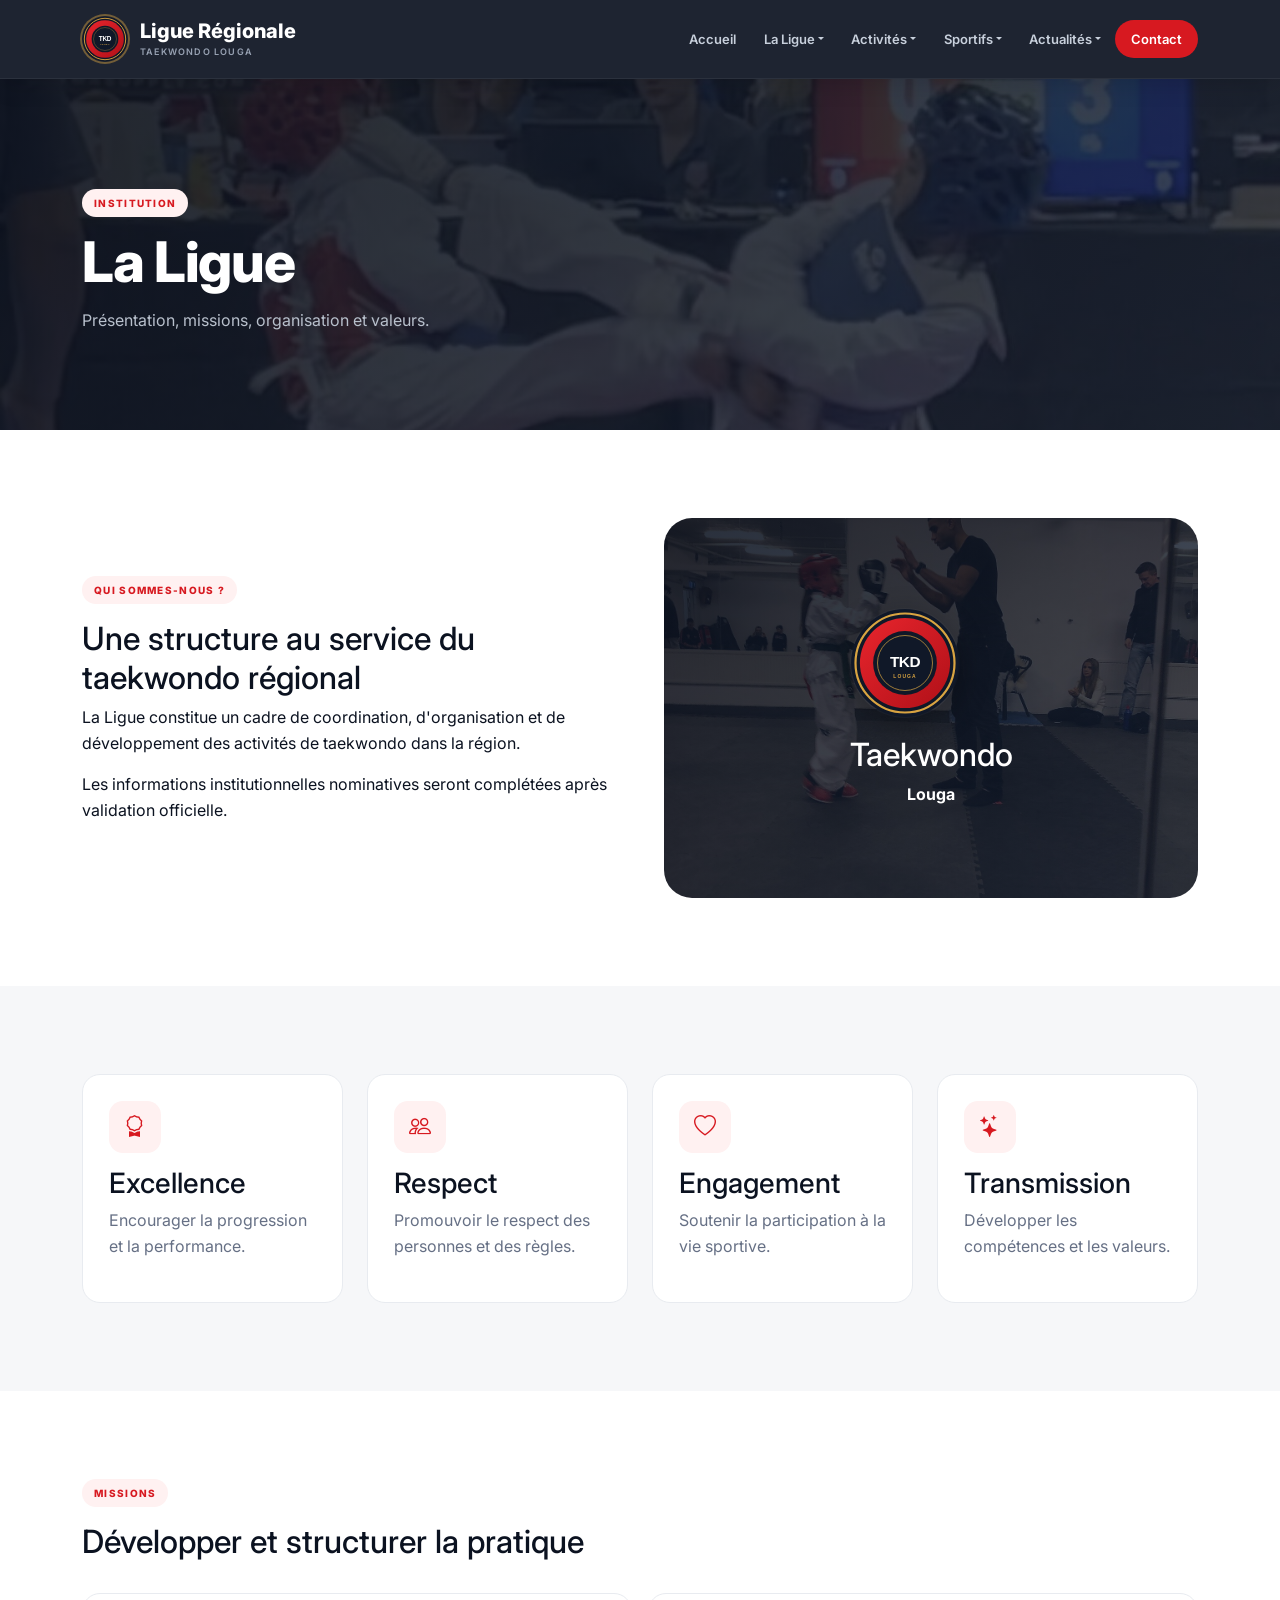
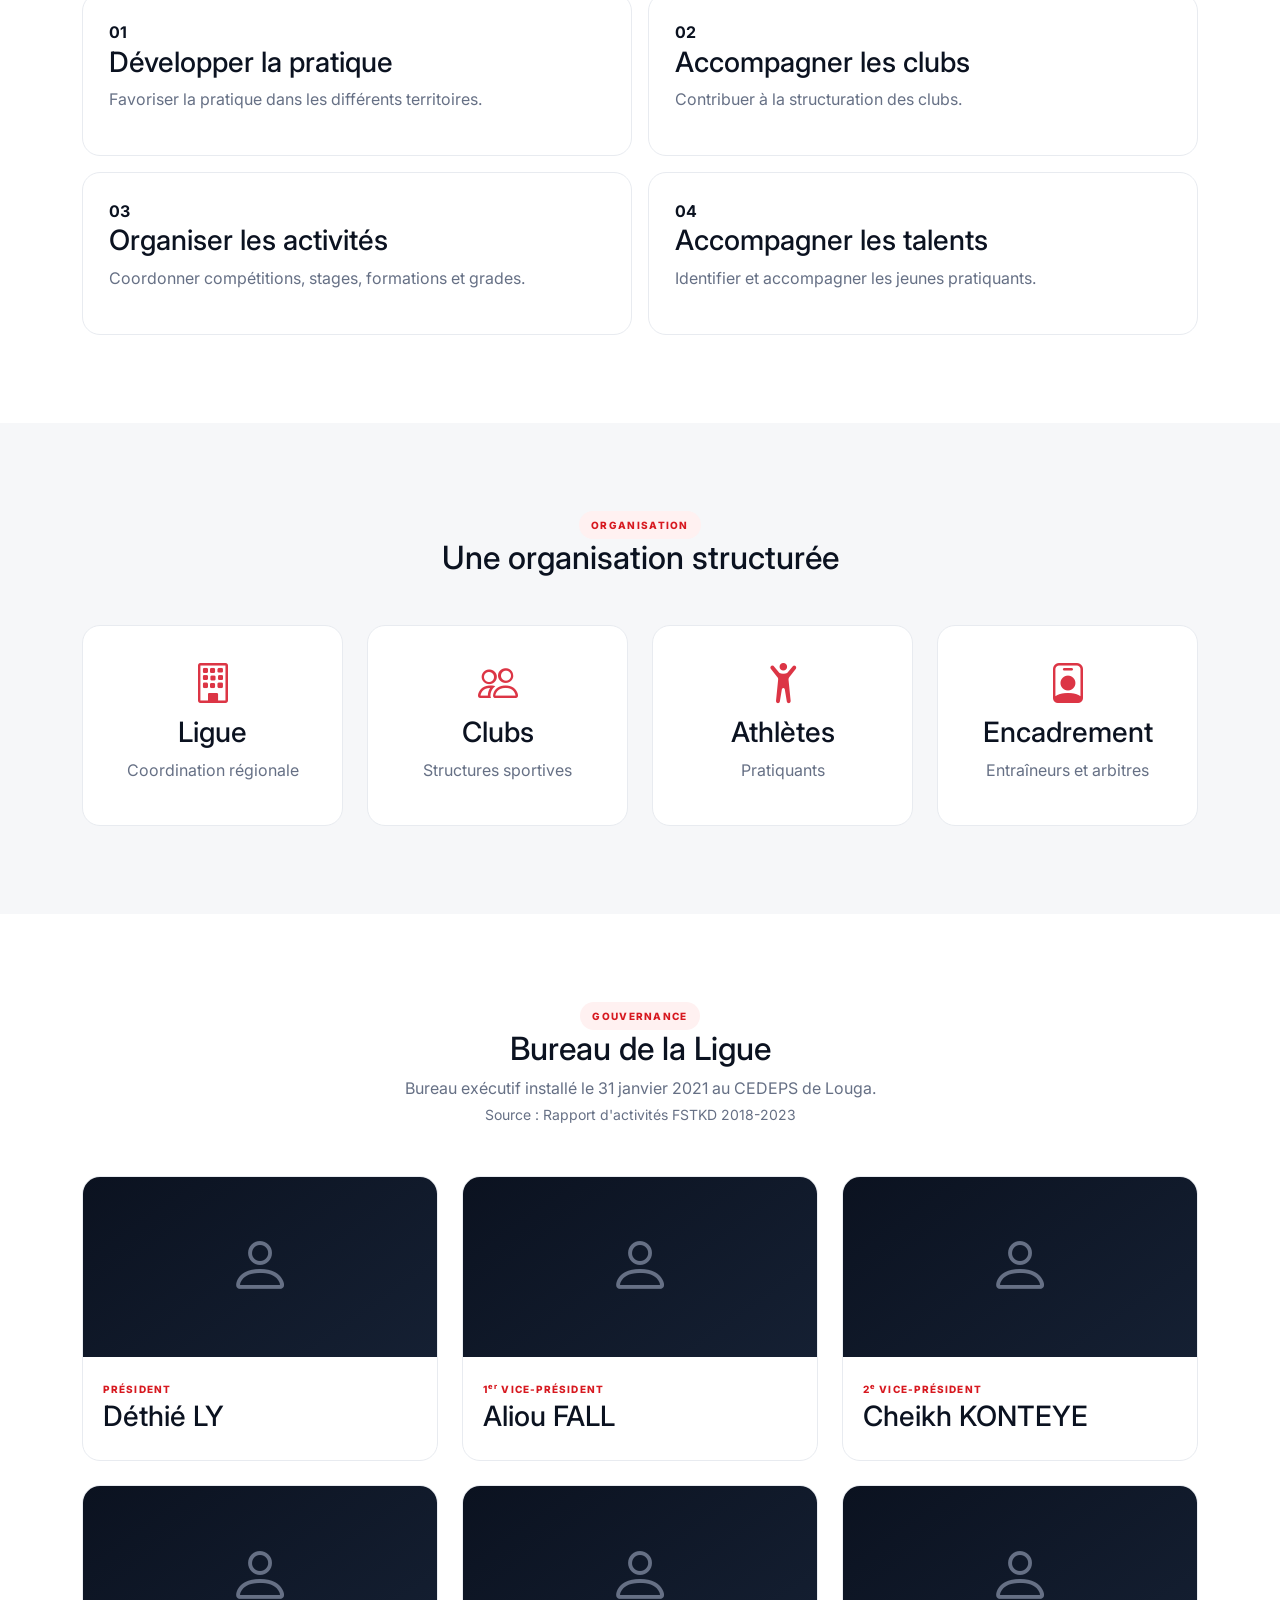
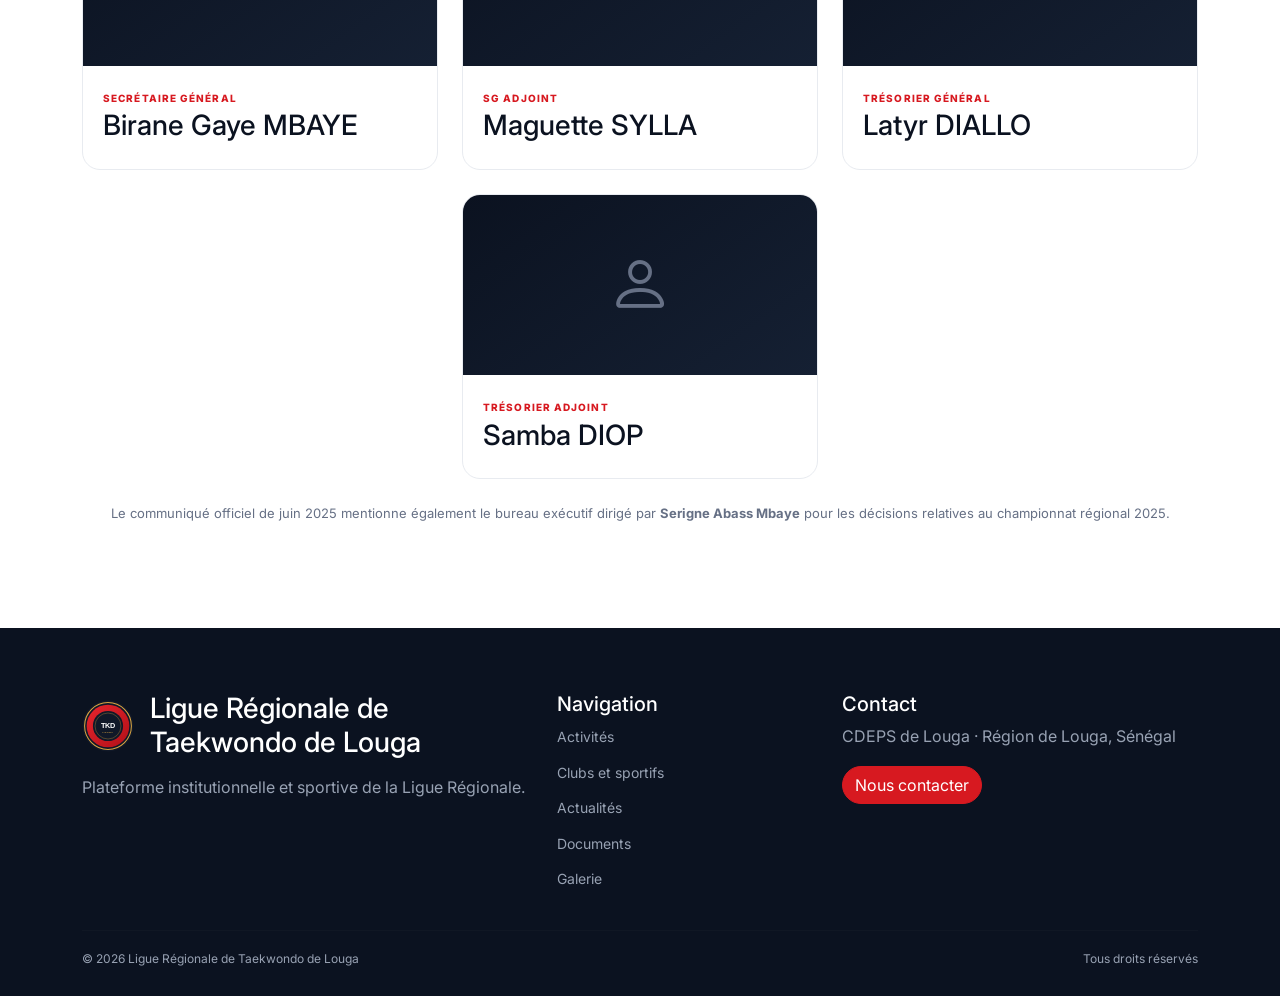
<file: pages/ligue.html>
<!doctype html><html lang="fr"><head><meta charset="utf-8"><meta name="viewport" content="width=device-width,initial-scale=1"><title>La Ligue | Taekwondo Louga</title><meta name="description" content="Présentation, missions, organisation et valeurs de la Ligue Régionale de Taekwondo de Louga."><meta name="theme-color" content="#101828"><meta property="og:type" content="website"><meta property="og:site_name" content="Ligue Régionale de Taekwondo de Louga"><meta property="og:locale" content="fr_FR"><meta property="og:title" content="La Ligue | Taekwondo Louga"><meta property="og:description" content="Présentation, missions, organisation et valeurs de la Ligue Régionale de Taekwondo de Louga."><link rel="icon" href="../assets/images/favicon.svg" type="image/svg+xml"><link rel="apple-touch-icon" href="../assets/images/apple-touch-icon.png"><link href="https://cdn.jsdelivr.net/npm/bootstrap@5.3.3/dist/css/bootstrap.min.css" rel="stylesheet"><link href="https://cdn.jsdelivr.net/npm/bootstrap-icons@1.11.3/font/bootstrap-icons.css" rel="stylesheet"><link rel="stylesheet" href="../assets/css/style.css"><link rel="stylesheet" href="../assets/css/responsive.css"></head><body><div id="site-nav"></div><section class="page-hero"><div class="container"><span class="badge-soft">INSTITUTION</span><h1>La Ligue</h1><p>Présentation, missions, organisation et valeurs.</p></div></section><section id="presentation" class="section-padding"><div class="container"><div class="row align-items-center g-5"><div class="col-lg-6"><span class="badge-soft">QUI SOMMES-NOUS ?</span><h2 class="mt-3">Une structure au service du taekwondo régional</h2><p>La Ligue constitue un cadre de coordination, d'organisation et de développement des activités de taekwondo dans la région.</p><p>Les informations institutionnelles nominatives seront complétées après validation officielle.</p></div><div class="col-lg-6"><div class="institution-visual"><div><img src="../assets/images/logo.svg" alt="Logo Ligue Taekwondo Louga" width="110" height="110" style="border-radius:50%;box-shadow:0 8px 30px #0005;margin-bottom:18px"><h2>Taekwondo</h2><strong>Louga</strong></div></div></div></div></div></section><section class="section-padding bg-light"><div class="container"><div class="row g-4"><div class="col-md-6 col-lg-3"><div class="value-card"><div class="value-icon"><i class="bi bi-award"></i></div><h3>Excellence</h3><p class="muted">Encourager la progression et la performance.</p></div></div><div class="col-md-6 col-lg-3"><div class="value-card"><div class="value-icon"><i class="bi bi-people"></i></div><h3>Respect</h3><p class="muted">Promouvoir le respect des personnes et des règles.</p></div></div><div class="col-md-6 col-lg-3"><div class="value-card"><div class="value-icon"><i class="bi bi-heart"></i></div><h3>Engagement</h3><p class="muted">Soutenir la participation à la vie sportive.</p></div></div><div class="col-md-6 col-lg-3"><div class="value-card"><div class="value-icon"><i class="bi bi-stars"></i></div><h3>Transmission</h3><p class="muted">Développer les compétences et les valeurs.</p></div></div></div></div></section><section id="missions" class="section-padding"><div class="container"><span class="badge-soft">MISSIONS</span><h2 class="mt-3">Développer et structurer la pratique</h2><div class="row g-3 mt-3"><div class="col-md-6"><div class="mission-item"><b>01</b><div><h3>Développer la pratique</h3><p class="muted">Favoriser la pratique dans les différents territoires.</p></div></div></div><div class="col-md-6"><div class="mission-item"><b>02</b><div><h3>Accompagner les clubs</h3><p class="muted">Contribuer à la structuration des clubs.</p></div></div></div><div class="col-md-6"><div class="mission-item"><b>03</b><div><h3>Organiser les activités</h3><p class="muted">Coordonner compétitions, stages, formations et grades.</p></div></div></div><div class="col-md-6"><div class="mission-item"><b>04</b><div><h3>Accompagner les talents</h3><p class="muted">Identifier et accompagner les jeunes pratiquants.</p></div></div></div></div></div></section><section id="organisation" class="section-padding bg-light"><div class="container"><div class="text-center mb-5"><span class="badge-soft">ORGANISATION</span><h2>Une organisation structurée</h2></div><div class="row g-4"><div class="col-md-3"><div class="organization-node text-center"><i class="bi bi-building fs-1 text-danger"></i><h3>Ligue</h3><p class="muted">Coordination régionale</p></div></div><div class="col-md-3"><div class="organization-node text-center"><i class="bi bi-people fs-1 text-danger"></i><h3>Clubs</h3><p class="muted">Structures sportives</p></div></div><div class="col-md-3"><div class="organization-node text-center"><i class="bi bi-person-arms-up fs-1 text-danger"></i><h3>Athlètes</h3><p class="muted">Pratiquants</p></div></div><div class="col-md-3"><div class="organization-node text-center"><i class="bi bi-person-badge fs-1 text-danger"></i><h3>Encadrement</h3><p class="muted">Entraîneurs et arbitres</p></div></div></div></div></section><section id="bureau" class="section-padding"><div class="container"><div class="text-center mb-5"><span class="badge-soft">GOUVERNANCE</span><h2>Bureau de la Ligue</h2><p class="muted">Bureau exécutif installé le 31 janvier 2021 au CEDEPS de Louga.<br><small>Source : Rapport d'activités FSTKD 2018-2023</small></p></div>
<div class="row g-4 justify-content-center">
<div class="col-md-4"><div class="leader-card"><div class="leader-photo"><i class="bi bi-person"></i></div><div class="leader-content"><span>PRÉSIDENT</span><h3>Déthié LY</h3></div></div></div>
<div class="col-md-4"><div class="leader-card"><div class="leader-photo"><i class="bi bi-person"></i></div><div class="leader-content"><span>1<sup>er</sup> VICE-PRÉSIDENT</span><h3>Aliou FALL</h3></div></div></div>
<div class="col-md-4"><div class="leader-card"><div class="leader-photo"><i class="bi bi-person"></i></div><div class="leader-content"><span>2<sup>e</sup> VICE-PRÉSIDENT</span><h3>Cheikh KONTEYE</h3></div></div></div>
<div class="col-md-4"><div class="leader-card"><div class="leader-photo"><i class="bi bi-person"></i></div><div class="leader-content"><span>SECRÉTAIRE GÉNÉRAL</span><h3>Birane Gaye MBAYE</h3></div></div></div>
<div class="col-md-4"><div class="leader-card"><div class="leader-photo"><i class="bi bi-person"></i></div><div class="leader-content"><span>SG ADJOINT</span><h3>Maguette SYLLA</h3></div></div></div>
<div class="col-md-4"><div class="leader-card"><div class="leader-photo"><i class="bi bi-person"></i></div><div class="leader-content"><span>TRÉSORIER GÉNÉRAL</span><h3>Latyr DIALLO</h3></div></div></div>
<div class="col-md-4"><div class="leader-card"><div class="leader-photo"><i class="bi bi-person"></i></div><div class="leader-content"><span>TRÉSORIER ADJOINT</span><h3>Samba DIOP</h3></div></div></div>
</div>
<p class="text-center muted mt-4" style="font-size:13px">Le communiqué officiel de juin 2025 mentionne également le bureau exécutif dirigé par <strong>Serigne Abass Mbaye</strong> pour les décisions relatives au championnat régional 2025.</p>
</div></section><div id="site-footer"></div><script src="https://cdn.jsdelivr.net/npm/bootstrap@5.3.3/dist/js/bootstrap.bundle.min.js"></script><script src="../js/app.js"></script></body></html>
</file>
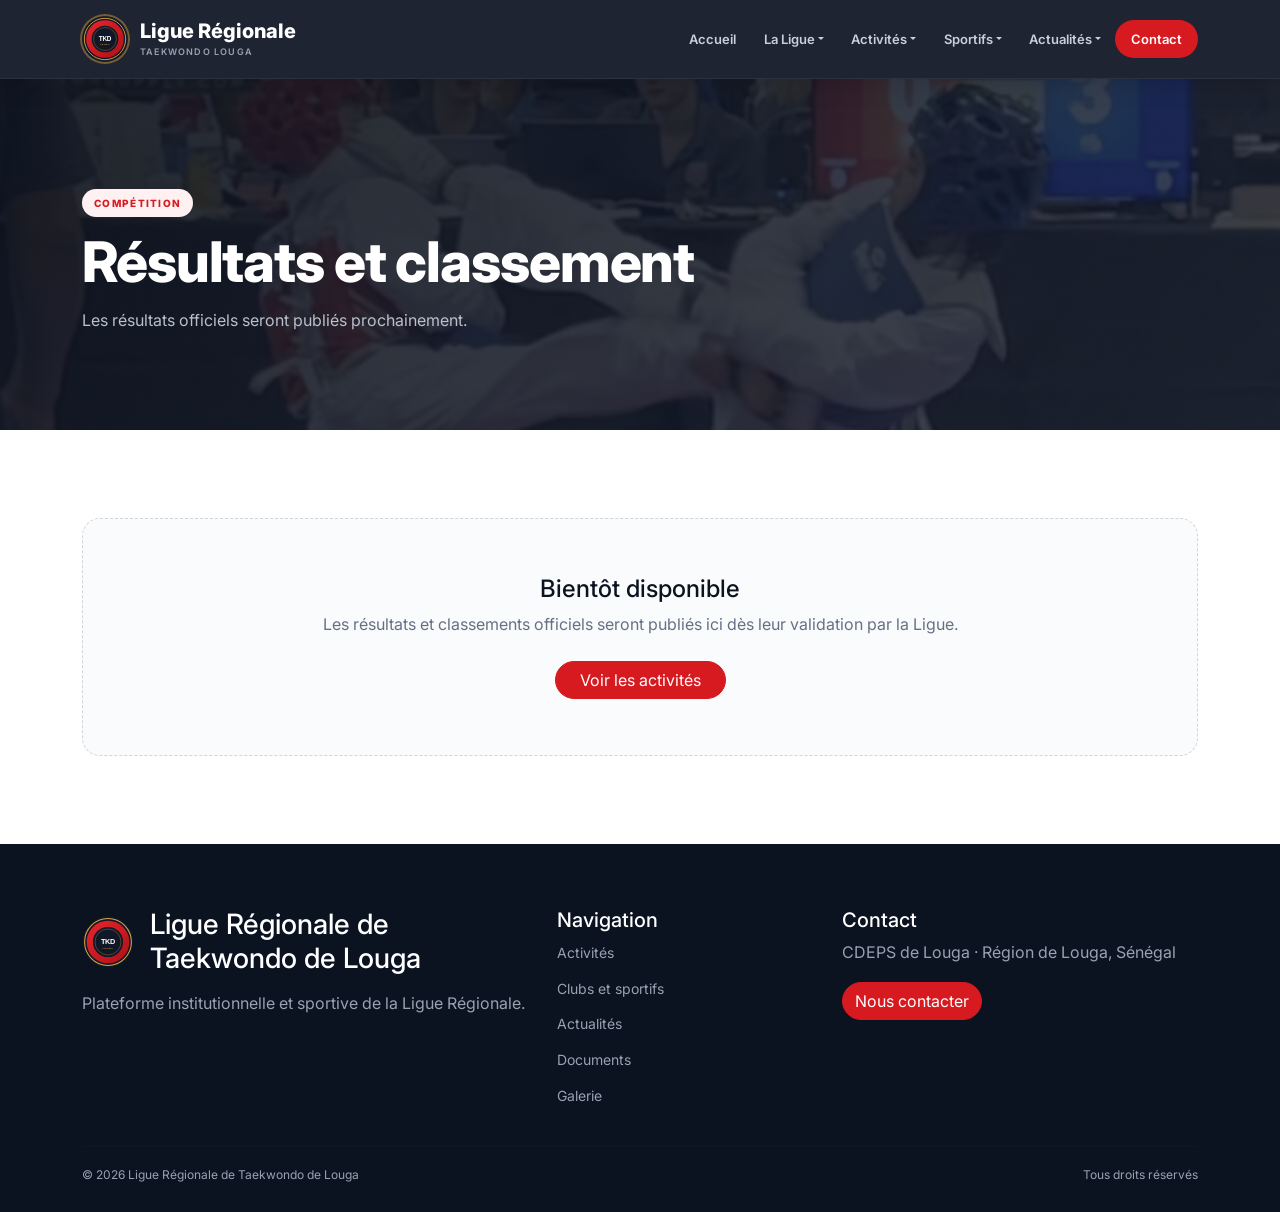
<file: pages/resultats.html>
<!doctype html><html lang="fr"><head><meta charset="utf-8"><meta name="viewport" content="width=device-width,initial-scale=1"><title>Résultats et classement | Taekwondo Louga</title><meta name="description" content="Résultats des compétitions et classement de la Ligue Régionale de Taekwondo de Louga."><meta name="theme-color" content="#101828"><meta name="robots" content="noindex"><meta property="og:type" content="website"><meta property="og:site_name" content="Ligue Régionale de Taekwondo de Louga"><meta property="og:locale" content="fr_FR"><meta property="og:title" content="Résultats et classement | Taekwondo Louga"><meta property="og:description" content="Résultats des compétitions et classement de la Ligue Régionale de Taekwondo de Louga."><link rel="icon" href="../assets/images/favicon.svg" type="image/svg+xml"><link rel="apple-touch-icon" href="../assets/images/apple-touch-icon.png"><link href="https://cdn.jsdelivr.net/npm/bootstrap@5.3.3/dist/css/bootstrap.min.css" rel="stylesheet"><link href="https://cdn.jsdelivr.net/npm/bootstrap-icons@1.11.3/font/bootstrap-icons.css" rel="stylesheet"><link rel="stylesheet" href="../assets/css/style.css"><link rel="stylesheet" href="../assets/css/responsive.css"></head><body data-donnees-demo><div id="site-nav"></div><section class="page-hero"><div class="container"><span class="badge-soft">COMPÉTITION</span><h1>Résultats et classement</h1><p>Données de démonstration à remplacer par les résultats validés.</p></div></section><section class="section-padding"><div class="container" data-tabs><div class="tabs-bar" role="tablist"><button type="button" class="tab-btn" role="tab" data-tab="resultats">Résultats</button><button type="button" class="tab-btn" role="tab" data-tab="classement">Classement</button></div><div id="p-resultats" class="tab-panel" role="tabpanel"><div class="row g-3 mb-4"><div class="col-md-8"><input id="searchResults" class="form-control" placeholder="Rechercher" aria-label="Rechercher un résultat"></div><div class="col-md-4"><select id="filterResultDiscipline" class="form-select" aria-label="Discipline"><option value="tous">Toutes disciplines</option><option value="kyorugi">Kyorugi</option><option value="poomsae">Poomsae</option></select></div></div><div id="resultsCounter" class="text-muted mb-3"></div><div class="results-table-wrapper"><table class="table results-table mb-0"><thead><tr><th>Rang</th><th>Athlète</th><th>Club</th><th>Compétition</th><th>Discipline</th><th>Médaille</th></tr></thead><tbody id="resultsTableBody"></tbody></table></div></div><div id="p-classement" class="tab-panel" role="tabpanel"><p class="muted">Barème provisoire : or 3 points, argent 2, bronze 1.</p><select id="rankingType" class="form-select mb-4" style="max-width:260px" aria-label="Type de classement"><option value="athletes">Athlètes</option><option value="clubs">Clubs</option></select><div class="results-table-wrapper"><table class="table mb-0"><thead><tr><th>#</th><th>Participant</th><th>Or</th><th>Argent</th><th>Bronze</th><th>Points</th></tr></thead><tbody id="rankingTableBody"></tbody></table></div></div></div></section><div id="site-footer"></div><script src="https://cdn.jsdelivr.net/npm/bootstrap@5.3.3/dist/js/bootstrap.bundle.min.js"></script><script src="../js/data.js"></script><script src="../js/app.js"></script><script src="../js/results.js"></script><script src="../js/ranking.js"></script></body></html>
</file>
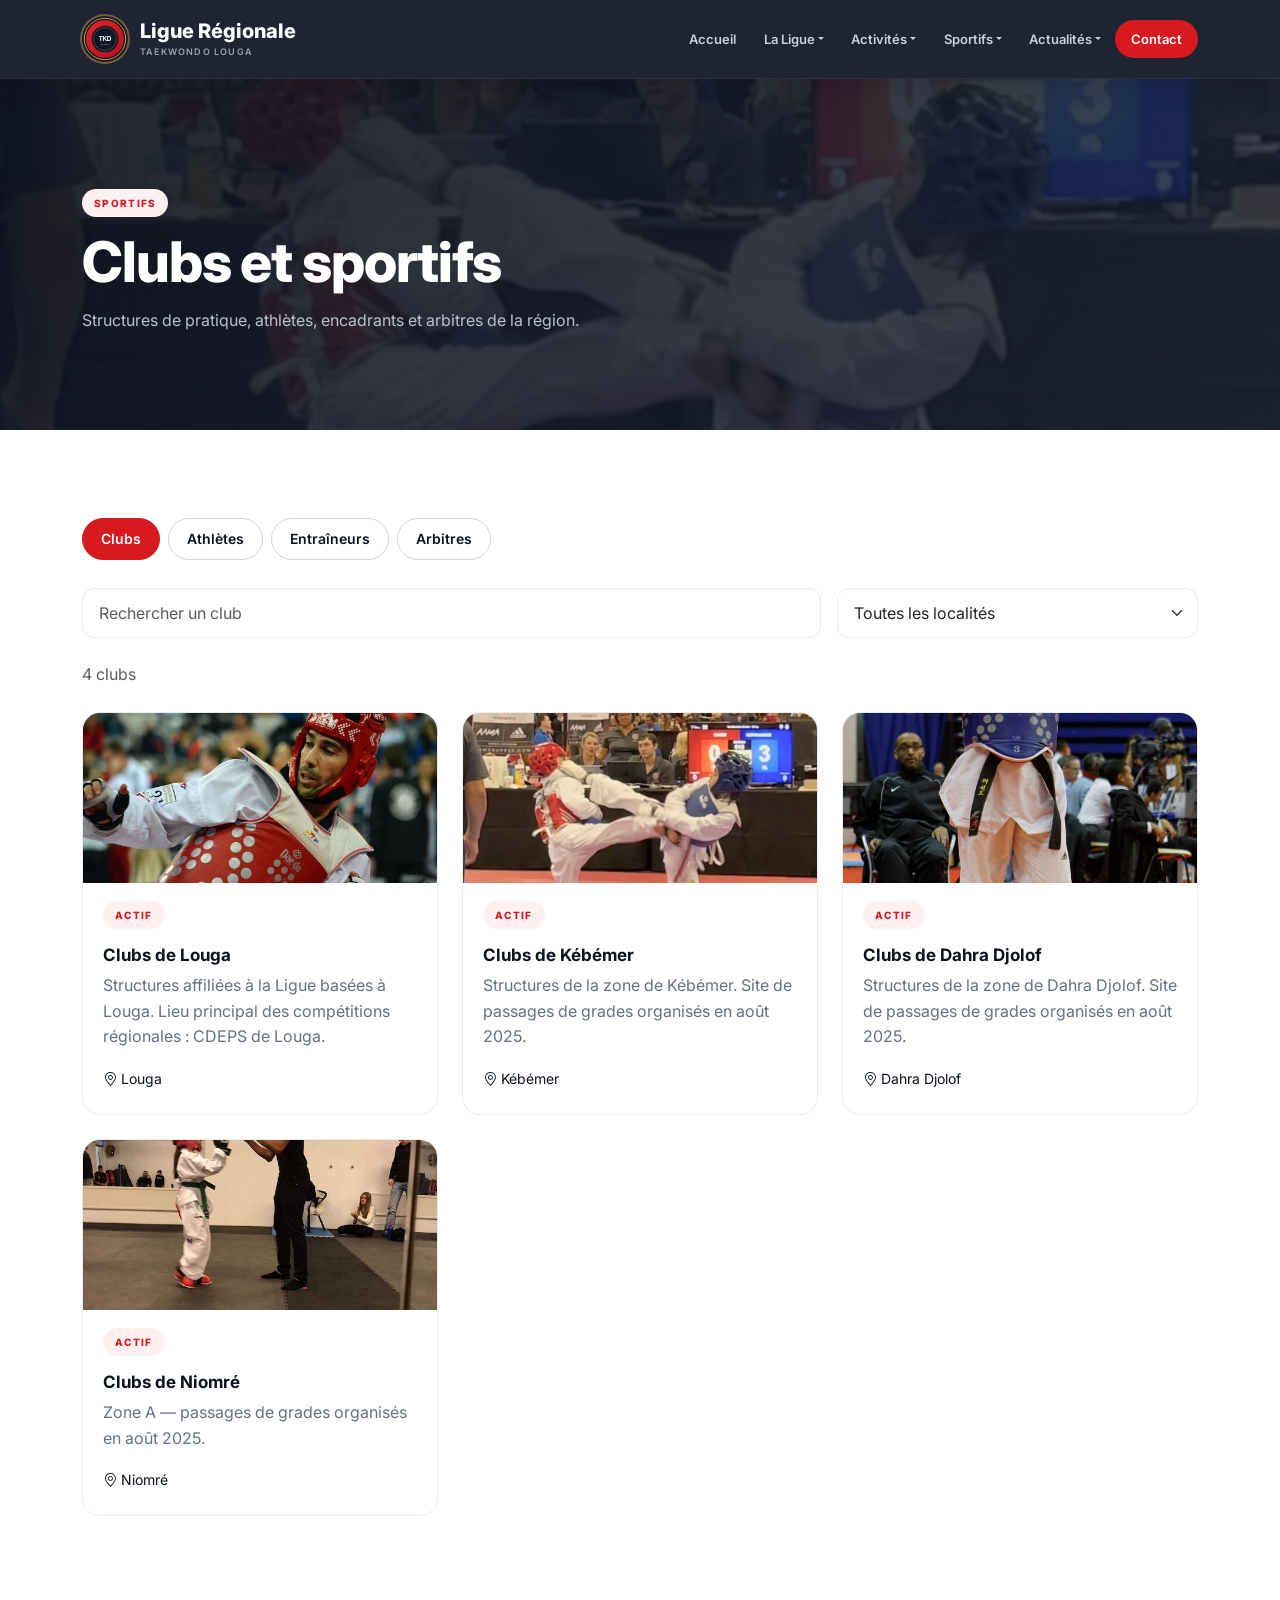
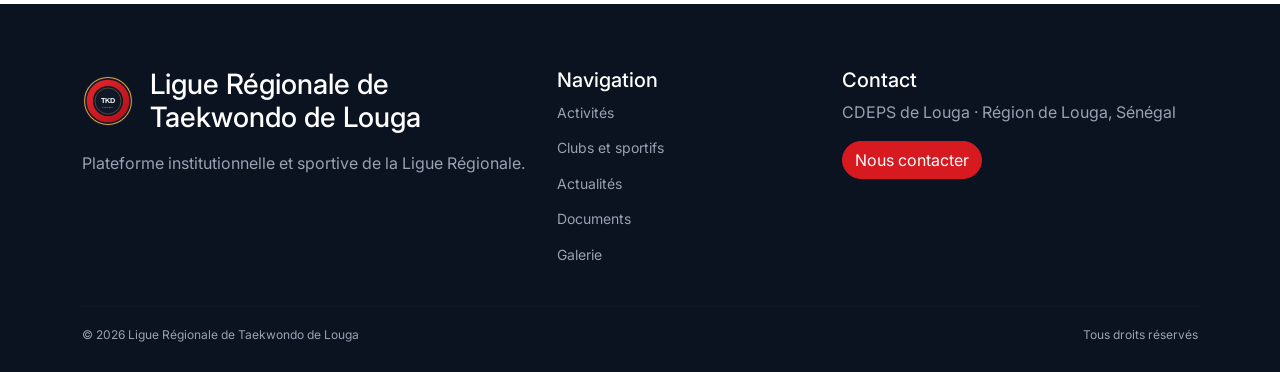
<file: pages/sportifs.html>
<!doctype html><html lang="fr"><head><meta charset="utf-8"><meta name="viewport" content="width=device-width,initial-scale=1"><title>Clubs et sportifs | Taekwondo Louga</title><meta name="description" content="Clubs, athlètes, entraîneurs et arbitres de la région de Louga : Louga, Kébémer, Dahra Djolof."><meta name="theme-color" content="#101828"><meta property="og:type" content="website"><meta property="og:site_name" content="Ligue Régionale de Taekwondo de Louga"><meta property="og:locale" content="fr_FR"><meta property="og:title" content="Clubs et sportifs | Taekwondo Louga"><meta property="og:description" content="Clubs, athlètes, entraîneurs et arbitres de la région de Louga : Louga, Kébémer, Dahra Djolof."><link rel="icon" href="../assets/images/favicon.svg" type="image/svg+xml"><link rel="apple-touch-icon" href="../assets/images/apple-touch-icon.png"><link href="https://cdn.jsdelivr.net/npm/bootstrap@5.3.3/dist/css/bootstrap.min.css" rel="stylesheet"><link href="https://cdn.jsdelivr.net/npm/bootstrap-icons@1.11.3/font/bootstrap-icons.css" rel="stylesheet"><link rel="stylesheet" href="../assets/css/style.css"><link rel="stylesheet" href="../assets/css/responsive.css"></head><body><div id="site-nav"></div><section class="page-hero"><div class="container"><span class="badge-soft">SPORTIFS</span><h1>Clubs et sportifs</h1><p>Structures de pratique, athlètes, encadrants et arbitres de la région.</p></div></section><section class="section-padding"><div class="container" data-tabs><div class="tabs-bar" role="tablist"><button type="button" class="tab-btn" role="tab" data-tab="clubs">Clubs</button><button type="button" class="tab-btn" role="tab" data-tab="athletes">Athlètes</button><button type="button" class="tab-btn" role="tab" data-tab="entraineurs">Entraîneurs</button><button type="button" class="tab-btn" role="tab" data-tab="arbitres">Arbitres</button></div><div id="p-clubs" class="tab-panel" role="tabpanel"><div class="row g-3 mb-4"><div class="col-lg-8"><input id="searchClubs" class="form-control" placeholder="Rechercher un club" aria-label="Rechercher un club"></div><div class="col-lg-4"><select id="filterLocalite" class="form-select" aria-label="Localité"><option value="tous">Toutes les localités</option></select></div></div><div id="clubsCounter" class="text-muted mb-4"></div><div class="row g-4" id="clubsContainer"></div></div><div id="p-athletes" class="tab-panel" role="tabpanel"><div class="row g-3 mb-4"><div class="col-md-5"><input id="searchAthletes" class="form-control" placeholder="Rechercher un athlète" aria-label="Rechercher un athlète"></div><div class="col-md-4"><select id="filterAthleteClub" class="form-select" aria-label="Club"><option value="tous">Tous les clubs</option></select></div><div class="col-md-3"><select id="filterDiscipline" class="form-select" aria-label="Discipline"><option value="tous">Toutes disciplines</option><option value="kyorugi">Kyorugi</option><option value="poomsae">Poomsae</option></select></div></div><div id="athletesCounter" class="text-muted mb-4"></div><div class="row g-4" id="athletesContainer"></div></div><div id="p-entraineurs" class="tab-panel" role="tabpanel"><div data-people-section="entraineurs"><p class="muted">Annuaire des encadrants, avec données à confirmer.</p><div class="row g-3 mb-4"><div class="col-md-8"><input class="form-control people-search" placeholder="Rechercher" aria-label="Rechercher un entraîneur"></div><div class="col-md-4"><select class="form-select people-club" aria-label="Filtrer par club"><option value="tous">Tous les clubs</option></select></div></div><div class="text-muted mb-4 people-counter"></div><div class="row g-4 people-list"></div></div></div><div id="p-arbitres" class="tab-panel" role="tabpanel"><div data-people-section="arbitres"><p class="muted">Annuaire des officiels et arbitres.</p><div class="row g-3 mb-4"><div class="col-md-8"><input class="form-control people-search" placeholder="Rechercher" aria-label="Rechercher un arbitre"></div><div class="col-md-4"><select class="form-select people-club" aria-label="Filtrer par club"><option value="tous">Tous les clubs</option></select></div></div><div class="text-muted mb-4 people-counter"></div><div class="row g-4 people-list"></div></div></div></div></section><div id="site-footer"></div><script src="https://cdn.jsdelivr.net/npm/bootstrap@5.3.3/dist/js/bootstrap.bundle.min.js"></script><script src="../js/data.js"></script><script src="../js/app.js"></script><script src="../js/clubs.js"></script><script src="../js/athletes.js"></script><script src="../js/people.js"></script></body></html>
</file>
<file: assets/css/style.css>
@import url('https://fonts.googleapis.com/css2?family=Inter:wght@400;500;600;700;800&display=swap');

:root{
  --navy:#0b1220;
  --navy-soft:#152033;
  --red:#d71920;
  --red-soft:#fff1f1;
  --gold:#d9a441;
  --muted:#667085;
  --light:#f6f7f9;
  --border:#e8ebf0;
  --shadow:0 10px 30px rgba(16,24,40,.08);
  --shadow-lg:0 20px 50px rgba(16,24,40,.14);
  --radius:18px;
  --radius-sm:12px;
  --transition:.28s ease;
}

*{box-sizing:border-box}
html{scroll-behavior:smooth}
body{font-family:Inter,system-ui,Arial,sans-serif;color:var(--navy);background:#fff;line-height:1.6;margin:0}
img{max-width:100%;height:auto;display:block}
a{text-decoration:none;color:inherit;transition:color var(--transition)}

/* Header */
.site-header{position:sticky;top:0;z-index:1000;background:rgba(11,18,32,.92);backdrop-filter:blur(12px);-webkit-backdrop-filter:blur(12px);border-bottom:1px solid rgba(255,255,255,.06);box-shadow:0 4px 24px rgba(0,0,0,.15)}
.navbar{min-height:78px;padding-top:.4rem;padding-bottom:.4rem}
.navbar-brand{display:flex;align-items:center;gap:12px;font-weight:800;color:#fff!important}
.brand-logo{width:46px;height:46px;border-radius:50%;object-fit:cover;flex-shrink:0;box-shadow:0 0 0 2px rgba(217,164,65,.45)}
.brand-mark{width:46px;height:46px;border-radius:50%;background:var(--red);display:grid;place-items:center;font-size:13px;font-weight:800;color:#fff}
.brand-text{display:flex;flex-direction:column;line-height:1.15}
.brand-text small{color:#98a2b3;font-size:9px;text-transform:uppercase;letter-spacing:1.2px;margin-top:4px;font-weight:600}
.nav-link{font-size:13px;font-weight:600;color:#c8d0dc!important;padding:.55rem .85rem!important;border-radius:999px;transition:var(--transition)}
.nav-link:hover,.nav-link.active{color:#fff!important;background:rgba(255,255,255,.06)}
.nav-contact{background:var(--red)!important;color:#fff!important;border-radius:50px;padding-left:16px!important;padding-right:16px!important}
.nav-contact:hover{background:#b8141a!important;color:#fff!important}
.dropdown-menu{border:0;border-radius:14px;padding:8px;box-shadow:var(--shadow-lg);margin-top:8px}
.dropdown-item{font-size:13px;border-radius:8px;padding:10px 14px;font-weight:500}
.dropdown-item:hover{background:var(--red-soft);color:var(--red)}

/* Hero */
.hero{
  min-height:640px;
  display:flex;align-items:center;
  background:linear-gradient(125deg,rgba(11,18,32,.88),rgba(21,32,51,.72)),url('../images/photos/hero.jpg') center/cover no-repeat;
  color:#fff;position:relative;overflow:hidden
}
.hero::after{
  content:"";position:absolute;inset:auto 0 0 0;height:120px;
  background:linear-gradient(to top,#fff,transparent);pointer-events:none
}
.hero .container{position:relative;z-index:2}
.hero h1{font-size:clamp(42px,7vw,76px);font-weight:800;margin:14px 0 16px;letter-spacing:-.02em;line-height:1.05}
.hero p{max-width:620px;color:#d0d5dd;font-size:18px;line-height:1.75;margin-bottom:28px}
.hero .btn{font-weight:600;padding:.7rem 1.5rem}

/* Page hero */
.page-hero{
  padding:110px 0 80px;
  background:linear-gradient(135deg,rgba(11,18,32,.9),rgba(21,32,51,.8)),url('../images/photos/combat-aau.jpg') center/cover no-repeat;
  color:#fff;position:relative
}
.page-hero .container{position:relative;z-index:2}
.page-hero h1{font-size:clamp(34px,5.5vw,56px);font-weight:800;margin:12px 0;letter-spacing:-.02em}
.page-hero p{max-width:640px;color:#b8c0cc;font-size:16px}

/* Sections */
.section-padding{padding:88px 0}
.section-title{margin-bottom:40px}
.section-title h2{font-weight:800;margin-top:10px;font-size:clamp(26px,3.5vw,36px);letter-spacing:-.02em}
.badge-soft{
  display:inline-block;padding:6px 12px;border-radius:50px;
  background:var(--red-soft);color:var(--red);
  font-size:10px;font-weight:800;letter-spacing:1.3px;text-transform:uppercase
}
.bg-light{background:var(--light)!important}

/* Cards */
.card-pro,.news-card,.club-card,.athlete-card,.gallery-card,.document-card,.leader-card,.value-card,.domain-card,.mission-item,.organization-node,.stat-card{
  border:1px solid var(--border);border-radius:var(--radius);background:#fff;
  transition:transform var(--transition),box-shadow var(--transition);overflow:hidden
}
.card-pro:hover,.news-card:hover,.club-card:hover,.athlete-card:hover,.gallery-card:hover,.document-card:hover,.value-card:hover,.domain-card:hover,.stat-card:hover{
  transform:translateY(-6px);box-shadow:var(--shadow-lg)
}
.card-pro{height:100%}
.card-body-pro{padding:22px}
.card-body-pro h3{font-size:17px;font-weight:700;margin-bottom:8px}
.muted{color:var(--muted)}

.event-card-image{height:190px;overflow:hidden}
.event-card-image img{width:100%;height:100%;object-fit:cover;transition:transform .5s ease}
.card-pro:hover .event-card-image img{transform:scale(1.06)}

.news-card img,.athlete-card img,.club-card img{width:100%;object-fit:cover}
.news-card img{height:200px}
.athlete-card img{height:230px}
.club-card img{height:180px}
.news-content,.club-content,.athlete-content,.document-card-body,.gallery-content{padding:18px 20px 22px}
.news-content h3,.club-content h3,.athlete-content h3{font-size:17px;font-weight:700}

/* Gallery */
.gallery-image{height:220px;position:relative;overflow:hidden}
.gallery-image img{width:100%;height:100%;object-fit:cover;transition:transform .5s ease}
.gallery-card:hover img{transform:scale(1.07)}
.gallery-overlay{
  position:absolute;inset:0;background:rgba(11,18,32,.55);color:#fff;
  display:grid;place-items:center;font-size:28px;opacity:0;transition:opacity var(--transition)
}
.gallery-card:hover .gallery-overlay{opacity:1}

/* Stats */
.stat-card{padding:28px 18px;text-align:center;height:100%}
.stat-num{font-size:clamp(30px,4vw,42px);font-weight:800;color:var(--red);line-height:1.1}
.stat-label{font-weight:700;margin-top:8px;font-size:14px}

/* CTA */
.cta{
  padding:48px 44px;border-radius:24px;
  background:linear-gradient(135deg,var(--navy),var(--navy-soft));color:#fff;
  display:flex;justify-content:space-between;align-items:center;gap:28px;flex-wrap:wrap;
  box-shadow:var(--shadow-lg)
}
.cta p{color:#98a2b3;margin:8px 0 0}
.cta h2{font-weight:800;margin:8px 0 0}

/* Forms */
.form-control,.form-select{border-radius:12px;padding:.75rem 1rem;border-color:var(--border)}
.form-control:focus,.form-select:focus{border-color:var(--red);box-shadow:0 0 0 4px rgba(215,25,32,.12)}
.search-box{display:flex;align-items:center;gap:10px;border:1px solid var(--border);border-radius:13px;padding:0 15px;background:#fff}
.search-box i{color:#98a2b3}
.search-box input{border:0!important;box-shadow:none!important}
.contact-form-card{padding:32px;border:1px solid var(--border);border-radius:22px;box-shadow:var(--shadow)}
.contact-info-item{display:flex;gap:14px;margin-bottom:22px}
.contact-icon{width:48px;height:48px;flex:none;border-radius:14px;background:var(--red-soft);color:var(--red);display:grid;place-items:center;font-size:18px}

/* Institution / values */
.institution-visual{
  min-height:380px;border-radius:28px;
  background:linear-gradient(145deg,rgba(11,18,32,.88),rgba(21,32,51,.75)),url('../images/photos/combat-brannstam.jpg') center/cover;
  color:#fff;display:grid;place-items:center;text-align:center;padding:40px
}
.institution-icon{width:100px;height:100px;border-radius:28px;background:var(--red);display:grid;place-items:center;font-size:48px}
.value-card,.mission-item,.organization-node,.domain-card{height:100%;padding:26px}
.value-icon{width:52px;height:52px;border-radius:14px;background:var(--red-soft);color:var(--red);display:grid;place-items:center;font-size:22px;margin-bottom:14px}
.leader-photo{height:180px;background:linear-gradient(145deg,var(--navy),var(--navy-soft));color:#667085;display:grid;place-items:center;font-size:64px}
.leader-content{padding:18px 20px}
.leader-content span{font-size:10px;font-weight:800;color:var(--red);letter-spacing:1.1px}

/* Tables */
.results-table-wrapper{overflow:auto;border:1px solid var(--border);border-radius:var(--radius)}
.results-table{min-width:800px}
.ranking-points{font-size:22px;font-weight:800;color:var(--red)}
.podium-card{padding:24px;border-radius:var(--radius);background:#fff;border:1px solid var(--border);text-align:center}

/* Tabs */
.tabs-bar{display:flex;gap:8px;flex-wrap:wrap;margin-bottom:28px}
.tab-btn{
  border:1px solid #d0d5dd;background:#fff;color:var(--navy);border-radius:50px;
  padding:9px 18px;font-size:14px;font-weight:600;cursor:pointer;white-space:nowrap;transition:var(--transition)
}
.tab-btn:hover{border-color:var(--red);color:var(--red)}
.tab-btn.active{background:var(--red);border-color:var(--red);color:#fff}
.tab-panel[hidden]{display:none}
[data-tabs]{scroll-margin-top:90px}

/* Calendar */
.calendar-grid{display:grid;grid-template-columns:repeat(7,1fr);border:1px solid var(--border);border-radius:var(--radius);overflow:hidden}
.calendar-day{min-height:110px;min-width:0;overflow:hidden;padding:12px;border:1px solid var(--border);background:#fff}
.calendar-day strong{font-size:14px}
.calendar-controls{display:flex;gap:10px;align-items:center;justify-content:space-between;margin-bottom:20px}

/* Empty */
.empty-state{text-align:center;padding:56px 20px;border:1px dashed #d0d5dd;border-radius:var(--radius);background:#fafbfc}
.empty-icon{font-size:42px;color:var(--red)}

/* Footer */
.site-footer{background:var(--navy);color:#fff;padding:64px 0 28px}
.site-footer p{color:#98a2b3}
.footer-links{list-style:none;padding:0;margin:0}
.footer-links li{margin-bottom:10px}
.footer-links a{color:#98a2b3;font-size:14px}
.footer-links a:hover{color:#fff}
.footer-bottom{display:flex;justify-content:space-between;flex-wrap:wrap;gap:10px;color:#98a2b3;font-size:12px;margin-top:8px}
.site-footer hr{border-color:rgba(255,255,255,.08);margin:28px 0 18px}

/* Back to top */
.back-to-top{
  position:fixed;right:22px;bottom:22px;width:48px;height:48px;border:0;border-radius:50%;
  background:var(--red);color:#fff;display:grid;place-items:center;
  opacity:0;visibility:hidden;transition:var(--transition);z-index:999;box-shadow:0 8px 20px rgba(215,25,32,.35)
}
.back-to-top.show{opacity:1;visibility:visible}
.back-to-top:hover{transform:translateY(-3px)}

/* Animations */
.reveal{opacity:0;transform:translateY(22px);transition:.7s ease}
.reveal-visible{opacity:1;transform:none}

/* Breadcrumb */
.breadcrumb-wrapper{padding:12px 0;background:var(--light);border-bottom:1px solid var(--border)}
.breadcrumb{font-size:13px;margin:0}

/* Buttons polish */
.btn-danger{background:var(--red);border-color:var(--red)}
.btn-danger:hover{background:#b8141a;border-color:#b8141a}
.btn-outline-light:hover{color:var(--navy)}

/* Document */
.document-icon{font-size:34px;color:var(--red)}
.gallery-modal{background:var(--navy);color:#fff}
.gallery-modal a{color:#ff9aa0}
.gallery-modal-image{width:100%;max-height:75vh;object-fit:contain;background:#000}

/* Photo credit */
.photo-credit{font-size:11px;color:#98a2b3;margin-top:6px}
</file>
<file: assets/css/responsive.css>
/* Tablet */
@media (max-width:1199px){
  .site-header .navbar-nav{padding:14px 0}
  .dropdown-menu{background:#152033;box-shadow:none}
  .dropdown-item{color:#d0d5dd}
  .dropdown-item:hover{background:#253047;color:#fff}
  .hero{min-height:520px}
  .section-padding{padding:64px 0}
  .cta{padding:36px 28px}
}

/* Mobile */
@media (max-width:767px){
  .hero{min-height:480px;padding:40px 0}
  .hero h1{font-size:36px}
  .hero p{font-size:15px}
  .page-hero{padding:80px 0 56px}
  .page-hero h1{font-size:30px}
  .section-padding{padding:48px 0}
  .cta{flex-direction:column;align-items:flex-start;text-align:left}
  .calendar-day{min-height:72px;padding:6px;font-size:12px}
  .footer-bottom{flex-direction:column;text-align:center}
  .stat-card{padding:20px 12px}
  .brand-text small{display:none}
  .tabs-bar{gap:6px}
  .tab-btn{padding:8px 14px;font-size:13px}
  .gallery-image{height:160px}
  .event-card-image{height:160px}
  .news-card img{height:170px}
  .leader-photo{height:140px;font-size:48px}
}

@media (max-width:480px){
  .navbar-brand .brand-text{font-size:14px}
  .hero .btn{width:100%;margin-bottom:8px}
  .hero .d-flex{flex-direction:column;align-items:stretch}
}
</file>
